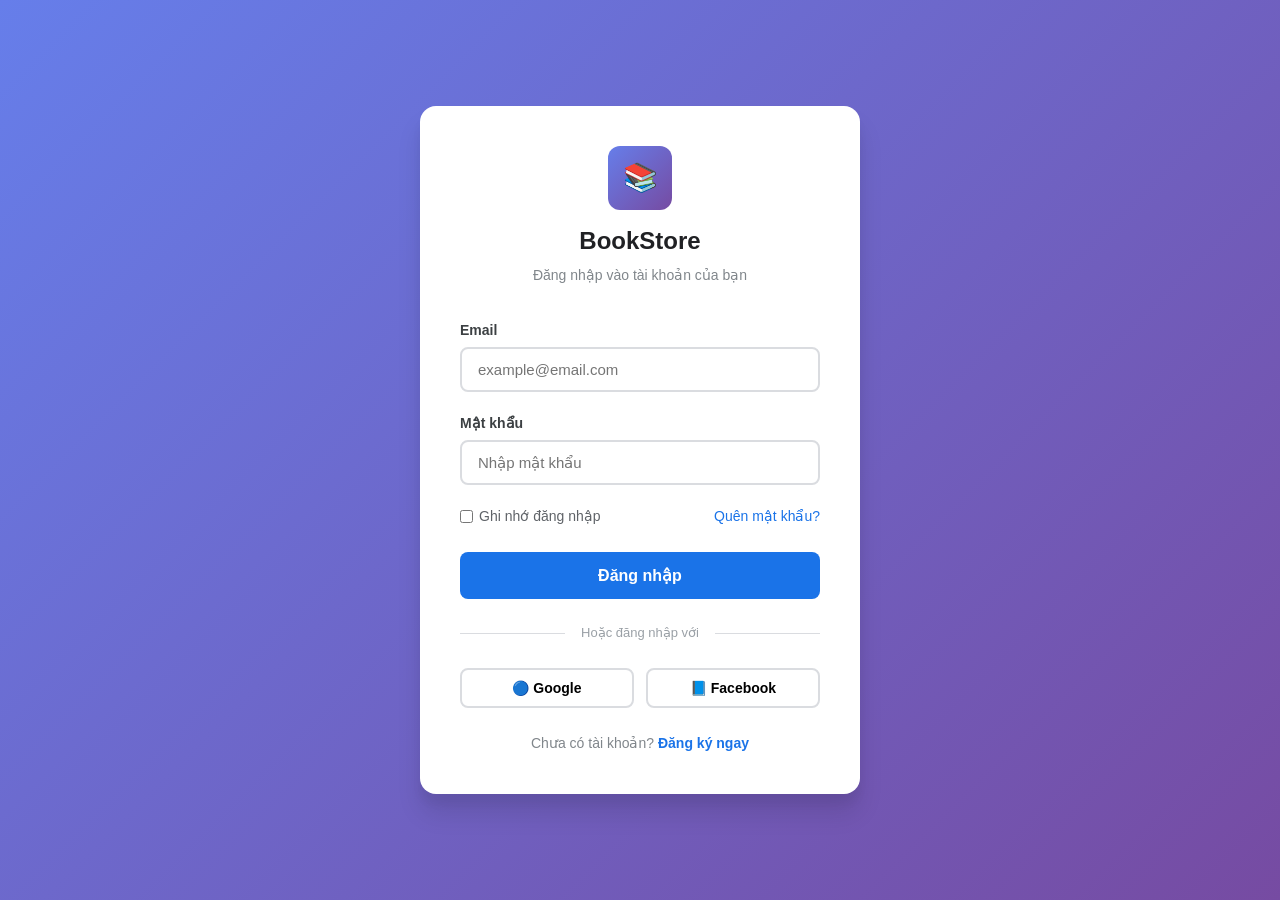
<file: template/index.html>
<!DOCTYPE html>
<html lang="vi">
<head>
    <meta charset="UTF-8">
    <meta name="viewport" content="width=device-width, initial-scale=1.0">
    <title>BookStore - Hệ Thống Quản Lý Nhà Sách</title>
    <style>
        /* ===== RESET & BASE ===== */
        * {
            margin: 0;
            padding: 0;
            box-sizing: border-box;
        }

        :root {
            --primary: #1a73e8;
            --primary-dark: #1557b0;
            --primary-light: #e8f0fe;
            --secondary: #ff6b35;
            --success: #0d904f;
            --danger: #d93025;
            --warning: #f9ab00;
            --dark: #202124;
            --gray-100: #f8f9fa;
            --gray-200: #e8eaed;
            --gray-300: #dadce0;
            --gray-400: #bdc1c6;
            --gray-500: #9aa0a6;
            --gray-600: #80868b;
            --gray-700: #5f6368;
            --gray-800: #3c4043;
            --white: #ffffff;
            --shadow-sm: 0 1px 2px rgba(0,0,0,0.05);
            --shadow: 0 1px 3px rgba(0,0,0,0.1), 0 1px 2px rgba(0,0,0,0.06);
            --shadow-md: 0 4px 6px rgba(0,0,0,0.07), 0 2px 4px rgba(0,0,0,0.06);
            --shadow-lg: 0 10px 15px rgba(0,0,0,0.1), 0 4px 6px rgba(0,0,0,0.05);
            --shadow-xl: 0 20px 25px rgba(0,0,0,0.1), 0 10px 10px rgba(0,0,0,0.04);
            --radius-sm: 6px;
            --radius: 8px;
            --radius-md: 12px;
            --radius-lg: 16px;
            --radius-xl: 24px;
            --transition: all 0.2s ease;
        }

        body {
            font-family: 'Segoe UI', -apple-system, BlinkMacSystemFont, Roboto, Oxygen, Ubuntu, sans-serif;
            background: var(--gray-100);
            color: var(--dark);
            line-height: 1.6;
            overflow-x: hidden;
        }

        a {
            text-decoration: none;
            color: inherit;
        }

        button {
            cursor: pointer;
            border: none;
            font-family: inherit;
        }

        input, select, textarea {
            font-family: inherit;
            font-size: 14px;
        }

        /* ===== UTILITY ===== */
        .hidden { display: none !important; }
        .flex { display: flex; }
        .flex-col { flex-direction: column; }
        .items-center { align-items: center; }
        .justify-between { justify-content: space-between; }
        .justify-center { justify-content: center; }
        .gap-1 { gap: 8px; }
        .gap-2 { gap: 16px; }
        .gap-3 { gap: 24px; }
        .text-center { text-align: center; }
        .w-full { width: 100%; }
        .mt-1 { margin-top: 8px; }
        .mt-2 { margin-top: 16px; }
        .mt-3 { margin-top: 24px; }
        .mb-1 { margin-bottom: 8px; }
        .mb-2 { margin-bottom: 16px; }
        .mb-3 { margin-bottom: 24px; }
        .p-2 { padding: 16px; }
        .p-3 { padding: 24px; }

        /* ===== PAGE VIEWS ===== */
        .page-view {
            display: none;
            min-height: 100vh;
        }

        .page-view.active {
            display: block;
        }

        /* ===== AUTH PAGES (LOGIN / REGISTER) ===== */
        .auth-wrapper {
            min-height: 100vh;
            display: flex;
            align-items: center;
            justify-content: center;
            background: linear-gradient(135deg, #667eea 0%, #764ba2 100%);
            padding: 20px;
        }

        .auth-container {
            background: var(--white);
            border-radius: var(--radius-lg);
            box-shadow: var(--shadow-xl);
            width: 100%;
            max-width: 440px;
            padding: 40px;
            animation: slideUp 0.5s ease;
        }

        @keyframes slideUp {
            from { opacity: 0; transform: translateY(30px); }
            to { opacity: 1; transform: translateY(0); }
        }

        .auth-logo {
            text-align: center;
            margin-bottom: 32px;
        }

        .auth-logo .logo-icon {
            width: 64px;
            height: 64px;
            background: linear-gradient(135deg, #667eea, #764ba2);
            border-radius: var(--radius-md);
            display: flex;
            align-items: center;
            justify-content: center;
            margin: 0 auto 12px;
            font-size: 28px;
            color: white;
        }

        .auth-logo h1 {
            font-size: 24px;
            font-weight: 700;
            color: var(--dark);
        }

        .auth-logo p {
            color: var(--gray-600);
            font-size: 14px;
            margin-top: 4px;
        }

        .form-group {
            margin-bottom: 20px;
        }

        .form-group label {
            display: block;
            font-size: 14px;
            font-weight: 600;
            color: var(--gray-800);
            margin-bottom: 6px;
        }

        .form-group input {
            width: 100%;
            padding: 12px 16px;
            border: 2px solid var(--gray-300);
            border-radius: var(--radius);
            font-size: 15px;
            transition: var(--transition);
            outline: none;
        }

        .form-group input:focus {
            border-color: var(--primary);
            box-shadow: 0 0 0 3px var(--primary-light);
        }

        .form-row {
            display: flex;
            gap: 12px;
        }

        .form-row .form-group {
            flex: 1;
        }

        .btn {
            display: inline-flex;
            align-items: center;
            justify-content: center;
            gap: 8px;
            padding: 12px 24px;
            border-radius: var(--radius);
            font-size: 15px;
            font-weight: 600;
            transition: var(--transition);
            white-space: nowrap;
        }

        .btn-primary {
            background: var(--primary);
            color: white;
        }

        .btn-primary:hover {
            background: var(--primary-dark);
            box-shadow: var(--shadow-md);
        }

        .btn-secondary {
            background: var(--gray-200);
            color: var(--gray-800);
        }

        .btn-secondary:hover {
            background: var(--gray-300);
        }

        .btn-success {
            background: var(--success);
            color: white;
        }

        .btn-success:hover {
            background: #0b7a43;
        }

        .btn-danger {
            background: var(--danger);
            color: white;
        }

        .btn-danger:hover {
            background: #b7271e;
        }

        .btn-warning {
            background: var(--warning);
            color: var(--dark);
        }

        .btn-outline {
            background: transparent;
            border: 2px solid var(--gray-300);
            color: var(--gray-700);
        }

        .btn-outline:hover {
            border-color: var(--primary);
            color: var(--primary);
            background: var(--primary-light);
        }

        .btn-full {
            width: 100%;
        }

        .btn-sm {
            padding: 8px 16px;
            font-size: 13px;
        }

        .btn-lg {
            padding: 14px 32px;
            font-size: 16px;
        }

        .auth-footer {
            text-align: center;
            margin-top: 24px;
            font-size: 14px;
            color: var(--gray-600);
        }

        .auth-footer a {
            color: var(--primary);
            font-weight: 600;
            cursor: pointer;
        }

        .auth-footer a:hover {
            text-decoration: underline;
        }

        .auth-divider {
            display: flex;
            align-items: center;
            margin: 24px 0;
            color: var(--gray-500);
            font-size: 13px;
        }

        .auth-divider::before,
        .auth-divider::after {
            content: '';
            flex: 1;
            height: 1px;
            background: var(--gray-300);
        }

        .auth-divider span {
            padding: 0 16px;
        }

        .social-login {
            display: flex;
            gap: 12px;
        }

        .social-btn {
            flex: 1;
            padding: 10px;
            border: 2px solid var(--gray-300);
            border-radius: var(--radius);
            background: white;
            font-size: 14px;
            font-weight: 600;
            display: flex;
            align-items: center;
            justify-content: center;
            gap: 8px;
            transition: var(--transition);
        }

        .social-btn:hover {
            border-color: var(--gray-400);
            background: var(--gray-100);
        }

        .remember-forgot {
            display: flex;
            justify-content: space-between;
            align-items: center;
            margin-bottom: 24px;
            font-size: 14px;
        }

        .remember-forgot label {
            display: flex;
            align-items: center;
            gap: 6px;
            color: var(--gray-700);
            cursor: pointer;
        }

        .remember-forgot a {
            color: var(--primary);
            font-weight: 500;
        }

        .role-select {
            display: flex;
            gap: 12px;
            margin-bottom: 20px;
        }

        .role-option {
            flex: 1;
            padding: 16px;
            border: 2px solid var(--gray-300);
            border-radius: var(--radius);
            text-align: center;
            cursor: pointer;
            transition: var(--transition);
        }

        .role-option:hover {
            border-color: var(--primary);
        }

        .role-option.active {
            border-color: var(--primary);
            background: var(--primary-light);
        }

        .role-option .role-icon {
            font-size: 24px;
            margin-bottom: 4px;
        }

        .role-option .role-name {
            font-size: 14px;
            font-weight: 600;
        }

        /* ===== HEADER (USER) ===== */
        .user-header {
            background: var(--white);
            border-bottom: 1px solid var(--gray-300);
            position: sticky;
            top: 0;
            z-index: 100;
            box-shadow: var(--shadow-sm);
        }

        .header-top {
            display: flex;
            align-items: center;
            justify-content: space-between;
            padding: 12px 32px;
            max-width: 1400px;
            margin: 0 auto;
        }

        .logo {
            display: flex;
            align-items: center;
            gap: 10px;
            font-size: 22px;
            font-weight: 800;
            color: var(--primary);
            cursor: pointer;
        }

        .logo span {
            color: var(--secondary);
        }

        .search-bar {
            flex: 1;
            max-width: 600px;
            margin: 0 32px;
            position: relative;
        }

        .search-bar input {
            width: 100%;
            padding: 12px 48px 12px 20px;
            border: 2px solid var(--gray-300);
            border-radius: 50px;
            font-size: 15px;
            outline: none;
            transition: var(--transition);
        }

        .search-bar input:focus {
            border-color: var(--primary);
            box-shadow: 0 0 0 3px var(--primary-light);
        }

        .search-bar button {
            position: absolute;
            right: 4px;
            top: 4px;
            bottom: 4px;
            width: 40px;
            background: var(--primary);
            color: white;
            border-radius: 50%;
            font-size: 16px;
            display: flex;
            align-items: center;
            justify-content: center;
            transition: var(--transition);
        }

        .search-bar button:hover {
            background: var(--primary-dark);
        }

        .header-actions {
            display: flex;
            align-items: center;
            gap: 8px;
        }

        .header-btn {
            position: relative;
            width: 44px;
            height: 44px;
            border-radius: 50%;
            background: transparent;
            display: flex;
            align-items: center;
            justify-content: center;
            font-size: 20px;
            color: var(--gray-700);
            transition: var(--transition);
        }

        .header-btn:hover {
            background: var(--gray-200);
            color: var(--primary);
        }

        .header-btn .badge {
            position: absolute;
            top: 4px;
            right: 4px;
            background: var(--danger);
            color: white;
            font-size: 11px;
            font-weight: 700;
            min-width: 20px;
            height: 20px;
            border-radius: 10px;
            display: flex;
            align-items: center;
            justify-content: center;
            padding: 0 5px;
        }

        .user-avatar-btn {
            display: flex;
            align-items: center;
            gap: 8px;
            padding: 4px 12px 4px 4px;
            border-radius: 50px;
            background: transparent;
            transition: var(--transition);
        }

        .user-avatar-btn:hover {
            background: var(--gray-200);
        }

        .user-avatar-btn .avatar {
            width: 36px;
            height: 36px;
            border-radius: 50%;
            background: linear-gradient(135deg, #667eea, #764ba2);
            display: flex;
            align-items: center;
            justify-content: center;
            color: white;
            font-weight: 700;
            font-size: 14px;
        }

        .user-avatar-btn .name {
            font-size: 14px;
            font-weight: 600;
            color: var(--gray-800);
        }

        /* User Nav */
        .user-nav {
            display: flex;
            align-items: center;
            gap: 4px;
            padding: 0 32px;
            max-width: 1400px;
            margin: 0 auto;
        }

        .user-nav a {
            padding: 12px 16px;
            font-size: 14px;
            font-weight: 500;
            color: var(--gray-700);
            border-bottom: 2px solid transparent;
            transition: var(--transition);
        }

        .user-nav a:hover,
        .user-nav a.active {
            color: var(--primary);
            border-bottom-color: var(--primary);
        }

        /* ===== USER HOME PAGE ===== */
        .user-main {
            max-width: 1400px;
            margin: 0 auto;
            padding: 24px 32px;
        }

        /* Hero Banner */
        .hero-banner {
            background: linear-gradient(135deg, #667eea 0%, #764ba2 100%);
            border-radius: var(--radius-lg);
            padding: 48px;
            color: white;
            display: flex;
            align-items: center;
            justify-content: space-between;
            margin-bottom: 32px;
            position: relative;
            overflow: hidden;
        }

        .hero-banner::after {
            content: '';
            position: absolute;
            top: -50%;
            right: -10%;
            width: 400px;
            height: 400px;
            background: rgba(255,255,255,0.1);
            border-radius: 50%;
        }

        .hero-content h2 {
            font-size: 32px;
            font-weight: 800;
            margin-bottom: 12px;
        }

        .hero-content p {
            font-size: 16px;
            opacity: 0.9;
            margin-bottom: 24px;
            max-width: 500px;
        }

        .hero-content .btn {
            background: white;
            color: var(--primary);
            font-weight: 700;
        }

        .hero-content .btn:hover {
            background: var(--primary-light);
        }

        .hero-image {
            font-size: 120px;
            position: relative;
            z-index: 1;
        }

        /* Section Title */
        .section-title {
            display: flex;
            align-items: center;
            justify-content: space-between;
            margin-bottom: 20px;
        }

        .section-title h3 {
            font-size: 22px;
            font-weight: 700;
            color: var(--dark);
        }

        .section-title a {
            color: var(--primary);
            font-size: 14px;
            font-weight: 600;
        }

        /* Categories */
        .categories-grid {
            display: grid;
            grid-template-columns: repeat(auto-fill, minmax(140px, 1fr));
            gap: 16px;
            margin-bottom: 40px;
        }

        .category-card {
            background: var(--white);
            border-radius: var(--radius-md);
            padding: 20px 16px;
            text-align: center;
            box-shadow: var(--shadow);
            transition: var(--transition);
            cursor: pointer;
        }

        .category-card:hover {
            transform: translateY(-4px);
            box-shadow: var(--shadow-lg);
        }

        .category-card .cat-icon {
            font-size: 36px;
            margin-bottom: 8px;
        }

        .category-card .cat-name {
            font-size: 14px;
            font-weight: 600;
            color: var(--gray-800);
        }

        .category-card .cat-count {
            font-size: 12px;
            color: var(--gray-500);
            margin-top: 2px;
        }

        /* Books Grid */
        .books-grid {
            display: grid;
            grid-template-columns: repeat(auto-fill, minmax(220px, 1fr));
            gap: 20px;
            margin-bottom: 40px;
        }

        .book-card {
            background: var(--white);
            border-radius: var(--radius-md);
            overflow: hidden;
            box-shadow: var(--shadow);
            transition: var(--transition);
            position: relative;
        }

        .book-card:hover {
            transform: translateY(-4px);
            box-shadow: var(--shadow-lg);
        }

        .book-card .book-cover {
            height: 280px;
            background: linear-gradient(135deg, #f5f7fa, #c3cfe2);
            display: flex;
            align-items: center;
            justify-content: center;
            font-size: 64px;
            position: relative;
        }

        .book-card .book-badge {
            position: absolute;
            top: 12px;
            left: 12px;
            background: var(--danger);
            color: white;
            padding: 4px 10px;
            border-radius: 20px;
            font-size: 12px;
            font-weight: 700;
        }

        .book-card .book-wishlist {
            position: absolute;
            top: 12px;
            right: 12px;
            width: 36px;
            height: 36px;
            background: white;
            border-radius: 50%;
            display: flex;
            align-items: center;
            justify-content: center;
            font-size: 16px;
            box-shadow: var(--shadow);
            transition: var(--transition);
        }

        .book-card .book-wishlist:hover {
            background: var(--danger);
            color: white;
        }

        .book-card .book-info {
            padding: 16px;
        }

        .book-card .book-title {
            font-size: 15px;
            font-weight: 700;
            color: var(--dark);
            margin-bottom: 4px;
            display: -webkit-box;
            -webkit-line-clamp: 2;
            -webkit-box-orient: vertical;
            overflow: hidden;
        }

        .book-card .book-author {
            font-size: 13px;
            color: var(--gray-600);
            margin-bottom: 8px;
        }

        .book-card .book-rating {
            display: flex;
            align-items: center;
            gap: 4px;
            margin-bottom: 8px;
        }

        .book-card .book-rating .stars {
            color: var(--warning);
            font-size: 13px;
        }

        .book-card .book-rating .count {
            font-size: 12px;
            color: var(--gray-500);
        }

        .book-card .book-price {
            display: flex;
            align-items: center;
            gap: 8px;
        }

        .book-card .book-price .current {
            font-size: 18px;
            font-weight: 800;
            color: var(--danger);
        }

        .book-card .book-price .original {
            font-size: 14px;
            color: var(--gray-500);
            text-decoration: line-through;
        }

        .book-card .book-actions {
            padding: 0 16px 16px;
            display: flex;
            gap: 8px;
        }

        .book-card .book-actions .btn {
            flex: 1;
            padding: 10px;
            font-size: 13px;
        }

        /* ===== FILTER SIDEBAR ===== */
        .filter-layout {
            display: grid;
            grid-template-columns: 260px 1fr;
            gap: 24px;
        }

        .filter-sidebar {
            background: var(--white);
            border-radius: var(--radius-md);
            padding: 24px;
            box-shadow: var(--shadow);
            height: fit-content;
            position: sticky;
            top: 120px;
        }

        .filter-sidebar h4 {
            font-size: 16px;
            font-weight: 700;
            margin-bottom: 16px;
            padding-bottom: 12px;
            border-bottom: 2px solid var(--gray-200);
        }

        .filter-group {
            margin-bottom: 20px;
        }

        .filter-group h5 {
            font-size: 14px;
            font-weight: 600;
            margin-bottom: 10px;
            color: var(--gray-800);
        }

        .filter-group label {
            display: flex;
            align-items: center;
            gap: 8px;
            font-size: 14px;
            color: var(--gray-700);
            margin-bottom: 8px;
            cursor: pointer;
        }

        .filter-group input[type="checkbox"] {
            width: 16px;
            height: 16px;
            accent-color: var(--primary);
        }

        .price-range {
            display: flex;
            gap: 8px;
            align-items: center;
        }

        .price-range input {
            width: 100%;
            padding: 8px 12px;
            border: 2px solid var(--gray-300);
            border-radius: var(--radius-sm);
            font-size: 13px;
            outline: none;
        }

        .price-range input:focus {
            border-color: var(--primary);
        }

        .price-range span {
            color: var(--gray-500);
        }

        .filter-actions {
            display: flex;
            gap: 8px;
        }

        .filter-actions .btn {
            flex: 1;
        }

        /* ===== CART PAGE ===== */
        .cart-layout {
            display: grid;
            grid-template-columns: 1fr 360px;
            gap: 24px;
        }

        .cart-items {
            background: var(--white);
            border-radius: var(--radius-md);
            box-shadow: var(--shadow);
        }

        .cart-header {
            padding: 20px 24px;
            border-bottom: 1px solid var(--gray-200);
            display: flex;
            justify-content: space-between;
            align-items: center;
        }

        .cart-header h3 {
            font-size: 18px;
            font-weight: 700;
        }

        .cart-item {
            display: flex;
            align-items: center;
            gap: 16px;
            padding: 20px 24px;
            border-bottom: 1px solid var(--gray-200);
        }

        .cart-item:last-child {
            border-bottom: none;
        }

        .cart-item .item-cover {
            width: 80px;
            height: 100px;
            background: linear-gradient(135deg, #f5f7fa, #c3cfe2);
            border-radius: var(--radius-sm);
            display: flex;
            align-items: center;
            justify-content: center;
            font-size: 32px;
            flex-shrink: 0;
        }

        .cart-item .item-details {
            flex: 1;
        }

        .cart-item .item-title {
            font-size: 15px;
            font-weight: 600;
            margin-bottom: 4px;
        }

        .cart-item .item-author {
            font-size: 13px;
            color: var(--gray-600);
            margin-bottom: 8px;
        }

        .cart-item .item-price {
            font-size: 16px;
            font-weight: 700;
            color: var(--danger);
        }

        .cart-item .item-quantity {
            display: flex;
            align-items: center;
            gap: 0;
            border: 2px solid var(--gray-300);
            border-radius: var(--radius-sm);
            overflow: hidden;
        }

        .cart-item .item-quantity button {
            width: 36px;
            height: 36px;
            background: var(--gray-100);
            font-size: 16px;
            color: var(--gray-700);
            display: flex;
            align-items: center;
            justify-content: center;
            transition: var(--transition);
        }

        .cart-item .item-quantity button:hover {
            background: var(--gray-200);
        }

        .cart-item .item-quantity span {
            width: 40px;
            text-align: center;
            font-weight: 600;
            font-size: 14px;
        }

        .cart-item .item-remove {
            width: 36px;
            height: 36px;
            background: transparent;
            color: var(--gray-500);
            font-size: 18px;
            border-radius: 50%;
            display: flex;
            align-items: center;
            justify-content: center;
            transition: var(--transition);
        }

        .cart-item .item-remove:hover {
            background: #fee;
            color: var(--danger);
        }

        .cart-summary {
            background: var(--white);
            border-radius: var(--radius-md);
            padding: 24px;
            box-shadow: var(--shadow);
            height: fit-content;
            position: sticky;
            top: 120px;
        }

        .cart-summary h4 {
            font-size: 18px;
            font-weight: 700;
            margin-bottom: 20px;
            padding-bottom: 12px;
            border-bottom: 2px solid var(--gray-200);
        }

        .summary-row {
            display: flex;
            justify-content: space-between;
            align-items: center;
            margin-bottom: 12px;
            font-size: 14px;
        }

        .summary-row .label {
            color: var(--gray-600);
        }

        .summary-row .value {
            font-weight: 600;
        }

        .summary-row.total {
            margin-top: 16px;
            padding-top: 16px;
            border-top: 2px solid var(--gray-200);
            font-size: 18px;
        }

        .summary-row.total .value {
            color: var(--danger);
            font-weight: 800;
        }

        .cart-summary .btn {
            margin-top: 16px;
        }

        .promo-code {
            display: flex;
            gap: 8px;
            margin-bottom: 16px;
        }

        .promo-code input {
            flex: 1;
            padding: 10px 14px;
            border: 2px solid var(--gray-300);
            border-radius: var(--radius-sm);
            outline: none;
        }

        .promo-code input:focus {
            border-color: var(--primary);
        }

        /* ===== PROFILE PAGE ===== */
        .profile-layout {
            display: grid;
            grid-template-columns: 260px 1fr;
            gap: 24px;
        }

        .profile-sidebar {
            background: var(--white);
            border-radius: var(--radius-md);
            padding: 24px;
            box-shadow: var(--shadow);
            height: fit-content;
        }

        .profile-sidebar .profile-avatar {
            width: 80px;
            height: 80px;
            border-radius: 50%;
            background: linear-gradient(135deg, #667eea, #764ba2);
            display: flex;
            align-items: center;
            justify-content: center;
            color: white;
            font-size: 28px;
            font-weight: 700;
            margin: 0 auto 16px;
        }

        .profile-sidebar .profile-name {
            text-align: center;
            font-size: 18px;
            font-weight: 700;
            margin-bottom: 4px;
        }

        .profile-sidebar .profile-email {
            text-align: center;
            font-size: 13px;
            color: var(--gray-600);
            margin-bottom: 20px;
        }

        .profile-nav a {
            display: flex;
            align-items: center;
            gap: 10px;
            padding: 12px 16px;
            border-radius: var(--radius-sm);
            font-size: 14px;
            font-weight: 500;
            color: var(--gray-700);
            transition: var(--transition);
            margin-bottom: 4px;
        }

        .profile-nav a:hover,
        .profile-nav a.active {
            background: var(--primary-light);
            color: var(--primary);
        }

        .profile-content {
            background: var(--white);
            border-radius: var(--radius-md);
            padding: 32px;
            box-shadow: var(--shadow);
        }

        .profile-content h3 {
            font-size: 20px;
            font-weight: 700;
            margin-bottom: 24px;
            padding-bottom: 16px;
            border-bottom: 2px solid var(--gray-200);
        }

        .form-grid {
            display: grid;
            grid-template-columns: 1fr 1fr;
            gap: 16px;
        }

        .form-grid .form-group.full-width {
            grid-column: 1 / -1;
        }

        /* ===== ORDERS TABLE ===== */
        .orders-table {
            width: 100%;
            border-collapse: collapse;
        }

        .orders-table th {
            padding: 12px 16px;
            text-align: left;
            font-size: 13px;
            font-weight: 600;
            color: var(--gray-600);
            text-transform: uppercase;
            letter-spacing: 0.5px;
            background: var(--gray-100);
            border-bottom: 2px solid var(--gray-200);
        }

        .orders-table td {
            padding: 16px;
            font-size: 14px;
            border-bottom: 1px solid var(--gray-200);
        }

        .orders-table tr:hover td {
            background: var(--gray-100);
        }

        .status-badge {
            display: inline-flex;
            align-items: center;
            gap: 4px;
            padding: 4px 12px;
            border-radius: 20px;
            font-size: 12px;
            font-weight: 600;
        }

        .status-badge.pending {
            background: #fff3cd;
            color: #856404;
        }

        .status-badge.processing {
            background: #cce5ff;
            color: #004085;
        }

        .status-badge.shipping {
            background: #d1ecf1;
            color: #0c5460;
        }

        .status-badge.completed {
            background: #d4edda;
            color: #155724;
        }

        .status-badge.cancelled {
            background: #f8d7da;
            color: #721c24;
        }

        /* ===== ADMIN LAYOUT ===== */
        .admin-wrapper {
            display: flex;
            min-height: 100vh;
        }

        /* Admin Sidebar */
        .admin-sidebar {
            width: 260px;
            background: linear-gradient(180deg, #1e293b 0%, #0f172a 100%);
            color: white;
            position: fixed;
            top: 0;
            left: 0;
            bottom: 0;
            z-index: 200;
            display: flex;
            flex-direction: column;
            transition: var(--transition);
        }

        .admin-sidebar .sidebar-logo {
            padding: 24px 20px;
            display: flex;
            align-items: center;
            gap: 12px;
            border-bottom: 1px solid rgba(255,255,255,0.1);
        }

        .admin-sidebar .sidebar-logo .logo-icon {
            width: 40px;
            height: 40px;
            background: linear-gradient(135deg, #667eea, #764ba2);
            border-radius: var(--radius-sm);
            display: flex;
            align-items: center;
            justify-content: center;
            font-size: 18px;
        }

        .admin-sidebar .sidebar-logo h2 {
            font-size: 18px;
            font-weight: 700;
        }

        .admin-sidebar .sidebar-logo span {
            font-size: 11px;
            color: var(--gray-500);
        }

        .sidebar-nav {
            flex: 1;
            padding: 16px 12px;
            overflow-y: auto;
        }

        .sidebar-nav .nav-label {
            font-size: 11px;
            font-weight: 600;
            text-transform: uppercase;
            letter-spacing: 1px;
            color: var(--gray-500);
            padding: 12px 12px 8px;
        }

        .sidebar-nav a {
            display: flex;
            align-items: center;
            gap: 12px;
            padding: 12px 16px;
            border-radius: var(--radius-sm);
            font-size: 14px;
            font-weight: 500;
            color: rgba(255,255,255,0.7);
            transition: var(--transition);
            margin-bottom: 2px;
        }

        .sidebar-nav a:hover {
            background: rgba(255,255,255,0.1);
            color: white;
        }

        .sidebar-nav a.active {
            background: var(--primary);
            color: white;
        }

        .sidebar-nav a .icon {
            width: 20px;
            text-align: center;
            font-size: 16px;
        }

        .sidebar-user {
            padding: 16px 20px;
            border-top: 1px solid rgba(255,255,255,0.1);
            display: flex;
            align-items: center;
            gap: 12px;
        }

        .sidebar-user .avatar {
            width: 40px;
            height: 40px;
            border-radius: 50%;
            background: linear-gradient(135deg, #667eea, #764ba2);
            display: flex;
            align-items: center;
            justify-content: center;
            font-weight: 700;
            font-size: 14px;
        }

        .sidebar-user .info .name {
            font-size: 14px;
            font-weight: 600;
        }

        .sidebar-user .info .role {
            font-size: 12px;
            color: var(--gray-500);
        }

        /* Admin Main Content */
        .admin-main {
            flex: 1;
            margin-left: 260px;
            min-height: 100vh;
        }

        .admin-header {
            background: var(--white);
            padding: 16px 32px;
            display: flex;
            align-items: center;
            justify-content: space-between;
            border-bottom: 1px solid var(--gray-300);
            position: sticky;
            top: 0;
            z-index: 100;
        }

        .admin-header .page-title h2 {
            font-size: 20px;
            font-weight: 700;
        }

        .admin-header .page-title p {
            font-size: 13px;
            color: var(--gray-600);
        }

        .admin-header .header-right {
            display: flex;
            align-items: center;
            gap: 12px;
        }

        .admin-content {
            padding: 32px;
        }

        /* Stats Cards */
        .stats-grid {
            display: grid;
            grid-template-columns: repeat(4, 1fr);
            gap: 20px;
            margin-bottom: 32px;
        }

        .stat-card {
            background: var(--white);
            border-radius: var(--radius-md);
            padding: 24px;
            box-shadow: var(--shadow);
            display: flex;
            align-items: center;
            gap: 16px;
            transition: var(--transition);
        }

        .stat-card:hover {
            transform: translateY(-2px);
            box-shadow: var(--shadow-md);
        }

        .stat-card .stat-icon {
            width: 56px;
            height: 56px;
            border-radius: var(--radius-md);
            display: flex;
            align-items: center;
            justify-content: center;
            font-size: 24px;
        }

        .stat-card .stat-icon.blue {
            background: #e8f0fe;
            color: var(--primary);
        }

        .stat-card .stat-icon.green {
            background: #d4edda;
            color: var(--success);
        }

        .stat-card .stat-icon.orange {
            background: #fff3cd;
            color: #856404;
        }

        .stat-card .stat-icon.red {
            background: #fee;
            color: var(--danger);
        }

        .stat-card .stat-info h4 {
            font-size: 28px;
            font-weight: 800;
            color: var(--dark);
        }

        .stat-card .stat-info p {
            font-size: 13px;
            color: var(--gray-600);
        }

        .stat-card .stat-info .change {
            font-size: 12px;
            font-weight: 600;
            margin-top: 4px;
        }

        .stat-card .stat-info .change.up {
            color: var(--success);
        }

        .stat-card .stat-info .change.down {
            color: var(--danger);
        }

        /* Charts Area */
        .charts-grid {
            display: grid;
            grid-template-columns: 2fr 1fr;
            gap: 20px;
            margin-bottom: 32px;
        }

        .chart-card {
            background: var(--white);
            border-radius: var(--radius-md);
            padding: 24px;
            box-shadow: var(--shadow);
        }

        .chart-card h4 {
            font-size: 16px;
            font-weight: 700;
            margin-bottom: 20px;
        }

        .chart-placeholder {
            height: 250px;
            background: linear-gradient(135deg, #f5f7fa, #e8eaed);
            border-radius: var(--radius);
            display: flex;
            align-items: center;
            justify-content: center;
            color: var(--gray-500);
            font-size: 14px;
        }

        /* Bar Chart Simulation */
        .bar-chart {
            display: flex;
            align-items: flex-end;
            gap: 12px;
            height: 200px;
            padding-top: 20px;
        }

        .bar-chart .bar {
            flex: 1;
            border-radius: 6px 6px 0 0;
            transition: var(--transition);
            position: relative;
            cursor: pointer;
        }

        .bar-chart .bar:hover {
            opacity: 0.8;
        }

        .bar-chart .bar .bar-label {
            position: absolute;
            bottom: -24px;
            left: 50%;
            transform: translateX(-50%);
            font-size: 11px;
            color: var(--gray-600);
            white-space: nowrap;
        }

        .bar-chart .bar .bar-value {
            position: absolute;
            top: -20px;
            left: 50%;
            transform: translateX(-50%);
            font-size: 11px;
            font-weight: 600;
            color: var(--gray-700);
        }

        /* Donut Chart Simulation */
        .donut-chart {
            width: 180px;
            height: 180px;
            border-radius: 50%;
            background: conic-gradient(
                var(--primary) 0% 35%,
                var(--success) 35% 55%,
                var(--warning) 55% 75%,
                var(--danger) 75% 90%,
                var(--gray-400) 90% 100%
            );
            margin: 0 auto;
            position: relative;
        }

        .donut-chart::after {
            content: '';
            position: absolute;
            top: 30px;
            left: 30px;
            right: 30px;
            bottom: 30px;
            background: white;
            border-radius: 50%;
        }

        .donut-legend {
            margin-top: 20px;
        }

        .donut-legend .legend-item {
            display: flex;
            align-items: center;
            justify-content: space-between;
            padding: 6px 0;
            font-size: 13px;
        }

        .donut-legend .legend-item .dot {
            width: 10px;
            height: 10px;
            border-radius: 50%;
            margin-right: 8px;
            display: inline-block;
        }

        .donut-legend .legend-item .label {
            color: var(--gray-600);
        }

        .donut-legend .legend-item .value {
            font-weight: 600;
        }

        /* ===== ADMIN DATA TABLE ===== */
        .data-table-card {
            background: var(--white);
            border-radius: var(--radius-md);
            box-shadow: var(--shadow);
            overflow: hidden;
        }

        .data-table-header {
            padding: 20px 24px;
            display: flex;
            align-items: center;
            justify-content: space-between;
            border-bottom: 1px solid var(--gray-200);
        }

        .data-table-header h4 {
            font-size: 16px;
            font-weight: 700;
        }

        .data-table-actions {
            display: flex;
            gap: 8px;
            align-items: center;
        }

        .data-table-actions input {
            padding: 8px 14px;
            border: 2px solid var(--gray-300);
            border-radius: var(--radius-sm);
            font-size: 13px;
            outline: none;
            width: 200px;
        }

        .data-table-actions input:focus {
            border-color: var(--primary);
        }

        .data-table {
            width: 100%;
            border-collapse: collapse;
        }

        .data-table th {
            padding: 12px 16px;
            text-align: left;
            font-size: 12px;
            font-weight: 600;
            color: var(--gray-600);
            text-transform: uppercase;
            letter-spacing: 0.5px;
            background: var(--gray-100);
            border-bottom: 2px solid var(--gray-200);
        }

        .data-table td {
            padding: 14px 16px;
            font-size: 14px;
            border-bottom: 1px solid var(--gray-200);
            vertical-align: middle;
        }

        .data-table tr:hover td {
            background: var(--gray-100);
        }

        .data-table .book-info-cell {
            display: flex;
            align-items: center;
            gap: 12px;
        }

        .data-table .book-info-cell .book-thumb {
            width: 48px;
            height: 64px;
            background: linear-gradient(135deg, #f5f7fa, #c3cfe2);
            border-radius: var(--radius-sm);
            display: flex;
            align-items: center;
            justify-content: center;
            font-size: 20px;
            flex-shrink: 0;
        }

        .data-table .book-info-cell .book-name {
            font-weight: 600;
        }

        .data-table .book-info-cell .book-cat {
            font-size: 12px;
            color: var(--gray-500);
        }

        .data-table .user-info-cell {
            display: flex;
            align-items: center;
            gap: 12px;
        }

        .data-table .user-info-cell .user-thumb {
            width: 40px;
            height: 40px;
            border-radius: 50%;
            background: linear-gradient(135deg, #667eea, #764ba2);
            display: flex;
            align-items: center;
            justify-content: center;
            color: white;
            font-weight: 700;
            font-size: 14px;
            flex-shrink: 0;
        }

        .action-btns {
            display: flex;
            gap: 6px;
        }

        .action-btn {
            width: 32px;
            height: 32px;
            border-radius: var(--radius-sm);
            display: flex;
            align-items: center;
            justify-content: center;
            font-size: 14px;
            transition: var(--transition);
        }

        .action-btn.edit {
            background: #e8f0fe;
            color: var(--primary);
        }

        .action-btn.edit:hover {
            background: var(--primary);
            color: white;
        }

        .action-btn.delete {
            background: #fee;
            color: var(--danger);
        }

        .action-btn.delete:hover {
            background: var(--danger);
            color: white;
        }

        .action-btn.view {
            background: #d4edda;
            color: var(--success);
        }

        .action-btn.view:hover {
            background: var(--success);
            color: white;
        }

        /* Pagination */
        .pagination {
            display: flex;
            align-items: center;
            justify-content: space-between;
            padding: 16px 24px;
            border-top: 1px solid var(--gray-200);
        }

        .pagination .info {
            font-size: 13px;
            color: var(--gray-600);
        }

        .pagination .pages {
            display: flex;
            gap: 4px;
        }

        .pagination .pages button {
            width: 36px;
            height: 36px;
            border-radius: var(--radius-sm);
            background: transparent;
            font-size: 14px;
            color: var(--gray-700);
            display: flex;
            align-items: center;
            justify-content: center;
            transition: var(--transition);
        }

        .pagination .pages button:hover {
            background: var(--gray-200);
        }

        .pagination .pages button.active {
            background: var(--primary);
            color: white;
        }

        /* ===== MODAL ===== */
        .modal-overlay {
            position: fixed;
            top: 0;
            left: 0;
            right: 0;
            bottom: 0;
            background: rgba(0,0,0,0.5);
            display: flex;
            align-items: center;
            justify-content: center;
            z-index: 1000;
            opacity: 0;
            visibility: hidden;
            transition: var(--transition);
        }

        .modal-overlay.active {
            opacity: 1;
            visibility: visible;
        }

        .modal {
            background: var(--white);
            border-radius: var(--radius-lg);
            width: 90%;
            max-width: 600px;
            max-height: 90vh;
            overflow-y: auto;
            box-shadow: var(--shadow-xl);
            transform: scale(0.9);
            transition: var(--transition);
        }

        .modal-overlay.active .modal {
            transform: scale(1);
        }

        .modal-header {
            padding: 20px 24px;
            border-bottom: 1px solid var(--gray-200);
            display: flex;
            align-items: center;
            justify-content: space-between;
        }

        .modal-header h3 {
            font-size: 18px;
            font-weight: 700;
        }

        .modal-header .close-btn {
            width: 36px;
            height: 36px;
            border-radius: 50%;
            background: var(--gray-100);
            font-size: 18px;
            display: flex;
            align-items: center;
            justify-content: center;
            transition: var(--transition);
        }

        .modal-header .close-btn:hover {
            background: var(--gray-200);
        }

        .modal-body {
            padding: 24px;
        }

        .modal-footer {
            padding: 16px 24px;
            border-top: 1px solid var(--gray-200);
            display: flex;
            justify-content: flex-end;
            gap: 8px;
        }

        /* ===== DROPDOWN MENU ===== */
        .dropdown {
            position: relative;
        }

        .dropdown-menu {
            position: absolute;
            top: calc(100% + 8px);
            right: 0;
            background: var(--white);
            border-radius: var(--radius-md);
            box-shadow: var(--shadow-lg);
            min-width: 200px;
            padding: 8px;
            opacity: 0;
            visibility: hidden;
            transform: translateY(-10px);
            transition: var(--transition);
            z-index: 300;
        }

        .dropdown-menu.active {
            opacity: 1;
            visibility: visible;
            transform: translateY(0);
        }

        .dropdown-menu a {
            display: flex;
            align-items: center;
            gap: 10px;
            padding: 10px 12px;
            border-radius: var(--radius-sm);
            font-size: 14px;
            color: var(--gray-700);
            transition: var(--transition);
        }

        .dropdown-menu a:hover {
            background: var(--gray-100);
            color: var(--primary);
        }

        .dropdown-menu .divider {
            height: 1px;
            background: var(--gray-200);
            margin: 4px 0;
        }

        /* ===== TOAST NOTIFICATION ===== */
        .toast-container {
            position: fixed;
            top: 20px;
            right: 20px;
            z-index: 2000;
            display: flex;
            flex-direction: column;
            gap: 8px;
        }

        .toast {
            background: var(--white);
            border-radius: var(--radius);
            padding: 16px 20px;
            box-shadow: var(--shadow-lg);
            display: flex;
            align-items: center;
            gap: 12px;
            min-width: 320px;
            animation: slideIn 0.3s ease;
            border-left: 4px solid;
        }

        .toast.success { border-color: var(--success); }
        .toast.error { border-color: var(--danger); }
        .toast.warning { border-color: var(--warning); }
        .toast.info { border-color: var(--primary); }

        @keyframes slideIn {
            from { opacity: 0; transform: translateX(100px); }
            to { opacity: 1; transform: translateX(0); }
        }

        .toast .toast-icon { font-size: 20px; }
        .toast .toast-message { flex: 1; font-size: 14px; }
        .toast .toast-close {
            background: none;
            font-size: 16px;
            color: var(--gray-500);
        }

        /* ===== RESPONSIVE ===== */
        @media (max-width: 1024px) {
            .stats-grid {
                grid-template-columns: repeat(2, 1fr);
            }
            .charts-grid {
                grid-template-columns: 1fr;
            }
            .filter-layout {
                grid-template-columns: 1fr;
            }
            .cart-layout {
                grid-template-columns: 1fr;
            }
            .profile-layout {
                grid-template-columns: 1fr;
            }
        }

        @media (max-width: 768px) {
            .header-top {
                padding: 12px 16px;
            }
            .search-bar {
                margin: 0 12px;
            }
            .user-nav {
                padding: 0 16px;
                overflow-x: auto;
            }
            .user-main {
                padding: 16px;
            }
            .hero-banner {
                padding: 24px;
                flex-direction: column;
                text-align: center;
            }
            .hero-image {
                font-size: 80px;
            }
            .books-grid {
                grid-template-columns: repeat(2, 1fr);
            }
            .stats-grid {
                grid-template-columns: 1fr;
            }
            .admin-sidebar {
                transform: translateX(-100%);
            }
            .admin-main {
                margin-left: 0;
            }
            .form-grid {
                grid-template-columns: 1fr;
            }
        }

        /* ===== SCROLLBAR ===== */
        ::-webkit-scrollbar {
            width: 8px;
        }

        ::-webkit-scrollbar-track {
            background: var(--gray-100);
        }

        ::-webkit-scrollbar-thumb {
            background: var(--gray-400);
            border-radius: 4px;
        }

        ::-webkit-scrollbar-thumb:hover {
            background: var(--gray-500);
        }
    </style>
</head>
<body>

<!-- ========================================== -->
<!-- TOAST CONTAINER -->
<!-- ========================================== -->
<div class="toast-container" id="toastContainer"></div>

<!-- ========================================== -->
<!-- PAGE: LOGIN -->
<!-- ========================================== -->
<div class="page-view active" id="pageLogin">
    <div class="auth-wrapper">
        <div class="auth-container">
            <div class="auth-logo">
                <div class="logo-icon">📚</div>
                <h1>BookStore</h1>
                <p>Đăng nhập vào tài khoản của bạn</p>
            </div>

            <form onsubmit="return false;">
                <div class="form-group">
                    <label>Email</label>
                    <input type="email" placeholder="example@email.com" id="loginEmail">
                </div>
                <div class="form-group">
                    <label>Mật khẩu</label>
                    <input type="password" placeholder="Nhập mật khẩu" id="loginPassword">
                </div>
                <div class="remember-forgot">
                    <label>
                        <input type="checkbox"> Ghi nhớ đăng nhập
                    </label>
                    <a href="#">Quên mật khẩu?</a>
                </div>
                <button class="btn btn-primary btn-full btn-lg" onclick="showToast('success', 'Đăng nhập thành công!')">
                    Đăng nhập
                </button>
            </form>

            <div class="auth-divider"><span>Hoặc đăng nhập với</span></div>

            <div class="social-login">
                <button class="social-btn">🔵 Google</button>
                <button class="social-btn">📘 Facebook</button>
            </div>

            <div class="auth-footer">
                Chưa có tài khoản? <a onclick="showPage('pageRegister')">Đăng ký ngay</a>
            </div>
        </div>
    </div>
</div>

<!-- ========================================== -->
<!-- PAGE: REGISTER -->
<!-- ========================================== -->
<div class="page-view" id="pageRegister">
    <div class="auth-wrapper">
        <div class="auth-container" style="max-width: 520px;">
            <div class="auth-logo">
                <div class="logo-icon">📚</div>
                <h1>Đăng Ký Tài Khoản</h1>
                <p>Tạo tài khoản mới để trải nghiệm</p>
            </div>

            <form onsubmit="return false;">
                <div class="role-select">
                    <div class="role-option active" onclick="selectRole(this)">
                        <div class="role-icon">👤</div>
                        <div class="role-name">Người dùng</div>
                    </div>
                    <div class="role-option" onclick="selectRole(this)">
                        <div class="role-icon">🛡️</div>
                        <div class="role-name">Quản trị viên</div>
                    </div>
                </div>

                <div class="form-row">
                    <div class="form-group">
                        <label>Họ tên</label>
                        <input type="text" placeholder="Nguyễn Văn A">
                    </div>
                    <div class="form-group">
                        <label>Số điện thoại</label>
                        <input type="tel" placeholder="0901 234 567">
                    </div>
                </div>
                <div class="form-group">
                    <label>Email</label>
                    <input type="email" placeholder="example@email.com">
                </div>
                <div class="form-group">
                    <label>Mật khẩu</label>
                    <input type="password" placeholder="Tối thiểu 8 ký tự">
                </div>
                <div class="form-group">
                    <label>Xác nhận mật khẩu</label>
                    <input type="password" placeholder="Nhập lại mật khẩu">
                </div>
                <div class="form-group">
                    <label>
                        <input type="checkbox"> Tôi đồng ý với <a href="#" style="color: var(--primary);">Điều khoản sử dụng</a> và <a href="#" style="color: var(--primary);">Chính sách bảo mật</a>
                    </label>
                </div>
                <button class="btn btn-primary btn-full btn-lg" onclick="showToast('success', 'Đăng ký thành công!')">
                    Đăng ký
                </button>
            </form>

            <div class="auth-footer">
                Đã có tài khoản? <a onclick="showPage('pageLogin')">Đăng nhập</a>
            </div>
        </div>
    </div>
</div>

<!-- ========================================== -->
<!-- PAGE: USER HOME -->
<!-- ========================================== -->
<div class="page-view" id="pageUserHome">
    <!-- Header -->
    <header class="user-header">
        <div class="header-top">
            <div class="logo" onclick="showPage('pageUserHome')">📚 Book<span>Store</span></div>
            <div class="search-bar">
                <input type="text" placeholder="Tìm kiếm sách, tác giả, thể loại...">
                <button>🔍</button>
            </div>
            <div class="header-actions">
                <button class="header-btn" title="Thông báo">
                    🔔
                    <span class="badge">3</span>
                </button>
                <button class="header-btn" onclick="showPage('pageCart')" title="Giỏ hàng">
                    🛒
                    <span class="badge">2</span>
                </button>
                <div class="dropdown">
                    <button class="user-avatar-btn" onclick="toggleDropdown('userDropdown')">
                        <div class="avatar">NA</div>
                        <span class="name">Nguyễn A</span>
                        <span>▾</span>
                    </button>
                    <div class="dropdown-menu" id="userDropdown">
                        <a href="#" onclick="showPage('pageProfile')">👤 Thông tin cá nhân</a>
                        <a href="#" onclick="showPage('pageOrders')">📦 Đơn hàng của tôi</a>
                        <a href="#">❤️ Sản phẩm yêu thích</a>
                        <div class="divider"></div>
                        <a href="#" onclick="showPage('pageLogin')">🚪 Đăng xuất</a>
                    </div>
                </div>
            </div>
        </div>
        <nav class="user-nav">
            <a href="#" class="active" onclick="showPage('pageUserHome')">🏠 Trang chủ</a>
            <a href="#" onclick="showPage('pageCatalog')">📖 Danh mục</a>
            <a href="#">🔥 Sách mới</a>
            <a href="#">⭐ Bán chạy</a>
            <a href="#">📚 Ebook</a>
            <a href="#">🎁 Khuyến mãi</a>
        </nav>
    </header>

    <!-- Main Content -->
    <main class="user-main">
        <!-- Hero Banner -->
        <div class="hero-banner">
            <div class="hero-content">
                <h2>🎉 Giảm giá đến 50%</h2>
                <p>Khám phá hàng ngàn đầu sách hay với ưu đãi cực sốc. Miễn phí vận chuyển cho đơn hàng từ 150.000đ!</p>
                <button class="btn btn-lg" onclick="showPage('pageCatalog')">Mua sắm ngay →</button>
            </div>
            <div class="hero-image">📖</div>
        </div>

        <!-- Categories -->
        <div class="section-title">
            <h3>📂 Danh mục nổi bật</h3>
            <a href="#" onclick="showPage('pageCatalog')">Xem tất cả →</a>
        </div>
        <div class="categories-grid">
            <div class="category-card" onclick="showPage('pageCatalog')">
                <div class="cat-icon">📖</div>
                <div class="cat-name">Văn học</div>
                <div class="cat-count">1,245 sách</div>
            </div>
            <div class="category-card" onclick="showPage('pageCatalog')">
                <div class="cat-icon">💼</div>
                <div class="cat-name">Kinh tế</div>
                <div class="cat-count">890 sách</div>
            </div>
            <div class="category-card" onclick="showPage('pageCatalog')">
                <div class="cat-icon">🔬</div>
                <div class="cat-name">Khoa học</div>
                <div class="cat-count">654 sách</div>
            </div>
            <div class="category-card" onclick="showPage('pageCatalog')">
                <div class="cat-icon">💻</div>
                <div class="cat-name">Công nghệ</div>
                <div class="cat-count">432 sách</div>
            </div>
            <div class="category-card" onclick="showPage('pageCatalog')">
                <div class="cat-icon">🧒</div>
                <div class="cat-name">Thiếu nhi</div>
                <div class="cat-count">780 sách</div>
            </div>
            <div class="category-card" onclick="showPage('pageCatalog')">
                <div class="cat-icon">📚</div>
                <div class="cat-name">Giáo khoa</div>
                <div class="cat-count">560 sách</div>
            </div>
            <div class="category-card" onclick="showPage('pageCatalog')">
                <div class="cat-icon">🎨</div>
                <div class="cat-name">Nghệ thuật</div>
                <div class="cat-count">320 sách</div>
            </div>
            <div class="category-card" onclick="showPage('pageCatalog')">
                <div class="cat-icon">🌍</div>
                <div class="cat-name">Lịch sử</div>
                <div class="cat-count">410 sách</div>
            </div>
        </div>

        <!-- Featured Books -->
        <div class="section-title">
            <h3>🔥 Sách bán chạy</h3>
            <a href="#" onclick="showPage('pageCatalog')">Xem tất cả →</a>
        </div>
        <div class="books-grid">
            <!-- Book 1 -->
            <div class="book-card">
                <div class="book-cover">
                    📕
                    <span class="book-badge">-30%</span>
                    <button class="book-wishlist">♡</button>
                </div>
                <div class="book-info">
                    <div class="book-title">Đắc Nhân Tâm</div>
                    <div class="book-author">Dale Carnegie</div>
                    <div class="book-rating">
                        <span class="stars">★★★★★</span>
                        <span class="count">(2,341)</span>
                    </div>
                    <div class="book-price">
                        <span class="current">79.000đ</span>
                        <span class="original">113.000đ</span>
                    </div>
                </div>
                <div class="book-actions">
                    <button class="btn btn-primary btn-sm" onclick="showToast('success', 'Đã thêm vào giỏ hàng!')">🛒 Thêm</button>
                    <button class="btn btn-outline btn-sm">👁 Xem</button>
                </div>
            </div>
            <!-- Book 2 -->
            <div class="book-card">
                <div class="book-cover">
                    📗
                    <span class="book-badge">-20%</span>
                    <button class="book-wishlist">♡</button>
                </div>
                <div class="book-info">
                    <div class="book-title">Nhà Giả Kim</div>
                    <div class="book-author">Paulo Coelho</div>
                    <div class="book-rating">
                        <span class="stars">★★★★☆</span>
                        <span class="count">(1,892)</span>
                    </div>
                    <div class="book-price">
                        <span class="current">65.000đ</span>
                        <span class="original">82.000đ</span>
                    </div>
                </div>
                <div class="book-actions">
                    <button class="btn btn-primary btn-sm" onclick="showToast('success', 'Đã thêm vào giỏ hàng!')">🛒 Thêm</button>
                    <button class="btn btn-outline btn-sm">👁 Xem</button>
                </div>
            </div>
            <!-- Book 3 -->
            <div class="book-card">
                <div class="book-cover">
                    📘
                    <button class="book-wishlist">♡</button>
                </div>
                <div class="book-info">
                    <div class="book-title">Tư Duy Nhanh Và Chậm</div>
                    <div class="book-author">Daniel Kahneman</div>
                    <div class="book-rating">
                        <span class="stars">★★★★★</span>
                        <span class="count">(987)</span>
                    </div>
                    <div class="book-price">
                        <span class="current">135.000đ</span>
                    </div>
                </div>
                <div class="book-actions">
                    <button class="btn btn-primary btn-sm" onclick="showToast('success', 'Đã thêm vào giỏ hàng!')">🛒 Thêm</button>
                    <button class="btn btn-outline btn-sm">👁 Xem</button>
                </div>
            </div>
            <!-- Book 4 -->
            <div class="book-card">
                <div class="book-cover">
                    📙
                    <span class="book-badge">-40%</span>
                    <button class="book-wishlist">♡</button>
                </div>
                <div class="book-info">
                    <div class="book-title">Sapiens: Lược Sử Loài Người</div>
                    <div class="book-author">Yuval Noah Harari</div>
                    <div class="book-rating">
                        <span class="stars">★★★★★</span>
                        <span class="count">(3,210)</span>
                    </div>
                    <div class="book-price">
                        <span class="current">108.000đ</span>
                        <span class="original">180.000đ</span>
                    </div>
                </div>
                <div class="book-actions">
                    <button class="btn btn-primary btn-sm" onclick="showToast('success', 'Đã thêm vào giỏ hàng!')">🛒 Thêm</button>
                    <button class="btn btn-outline btn-sm">👁 Xem</button>
                </div>
            </div>
            <!-- Book 5 -->
            <div class="book-card">
                <div class="book-cover">
                    📕
                    <button class="book-wishlist">♡</button>
                </div>
                <div class="book-info">
                    <div class="book-title">Tuổi Trẻ Đáng Giá Bao Nhiêu</div>
                    <div class="book-author">Rosie Nguyễn</div>
                    <div class="book-rating">
                        <span class="stars">★★★★☆</span>
                        <span class="count">(1,567)</span>
                    </div>
                    <div class="book-price">
                        <span class="current">75.000đ</span>
                    </div>
                </div>
                <div class="book-actions">
                    <button class="btn btn-primary btn-sm" onclick="showToast('success', 'Đã thêm vào giỏ hàng!')">🛒 Thêm</button>
                    <button class="btn btn-outline btn-sm">👁 Xem</button>
                </div>
            </div>
        </div>

        <!-- New Books -->
        <div class="section-title">
            <h3>📚 Sách mới phát hành</h3>
            <a href="#" onclick="showPage('pageCatalog')">Xem tất cả →</a>
        </div>
        <div class="books-grid">
            <div class="book-card">
                <div class="book-cover">📗<button class="book-wishlist">♡</button></div>
                <div class="book-info">
                    <div class="book-title">Atomic Habits - Thay Đổi Tí Hon</div>
                    <div class="book-author">James Clear</div>
                    <div class="book-rating"><span class="stars">★★★★★</span><span class="count">(4,102)</span></div>
                    <div class="book-price"><span class="current">156.000đ</span></div>
                </div>
                <div class="book-actions">
                    <button class="btn btn-primary btn-sm" onclick="showToast('success', 'Đã thêm vào giỏ hàng!')">🛒 Thêm</button>
                    <button class="btn btn-outline btn-sm">👁 Xem</button>
                </div>
            </div>
            <div class="book-card">
                <div class="book-cover">📘<button class="book-wishlist">♡</button></div>
                <div class="book-info">
                    <div class="book-title">Dám Bị Ghét</div>
                    <div class="book-author">Ichiro Kishimi</div>
                    <div class="book-rating"><span class="stars">★★★★☆</span><span class="count">(2,345)</span></div>
                    <div class="book-price"><span class="current">108.000đ</span></div>
                </div>
                <div class="book-actions">
                    <button class="btn btn-primary btn-sm" onclick="showToast('success', 'Đã thêm vào giỏ hàng!')">🛒 Thêm</button>
                    <button class="btn btn-outline btn-sm">👁 Xem</button>
                </div>
            </div>
            <div class="book-card">
                <div class="book-cover">📙<span class="book-badge">Mới</span><button class="book-wishlist">♡</button></div>
                <div class="book-info">
                    <div class="book-title">Chiến Tranh Tiền Tệ</div>
                    <div class="book-author">Song Hong Bing</div>
                    <div class="book-rating"><span class="stars">★★★★☆</span><span class="count">(876)</span></div>
                    <div class="book-price"><span class="current">125.000đ</span></div>
                </div>
                <div class="book-actions">
                    <button class="btn btn-primary btn-sm" onclick="showToast('success', 'Đã thêm vào giỏ hàng!')">🛒 Thêm</button>
                    <button class="btn btn-outline btn-sm">👁 Xem</button>
                </div>
            </div>
            <div class="book-card">
                <div class="book-cover">📕<button class="book-wishlist">♡</button></div>
                <div class="book-info">
                    <div class="book-title">Muôn Kiếp Nhân Sinh</div>
                    <div class="book-author">Nguyên Phong</div>
                    <div class="book-rating"><span class="stars">★★★★★</span><span class="count">(1,234)</span></div>
                    <div class="book-price"><span class="current">98.000đ</span></div>
                </div>
                <div class="book-actions">
                    <button class="btn btn-primary btn-sm" onclick="showToast('success', 'Đã thêm vào giỏ hàng!')">🛒 Thêm</button>
                    <button class="btn btn-outline btn-sm">👁 Xem</button>
                </div>
            </div>
        </div>
    </main>
</div>

<!-- ========================================== -->
<!-- PAGE: USER CATALOG (Search & Filter) -->
<!-- ========================================== -->
<div class="page-view" id="pageCatalog">
    <header class="user-header">
        <div class="header-top">
            <div class="logo" onclick="showPage('pageUserHome')">📚 Book<span>Store</span></div>
            <div class="search-bar">
                <input type="text" placeholder="Tìm kiếm sách, tác giả, thể loại...">
                <button>🔍</button>
            </div>
            <div class="header-actions">
                <button class="header-btn" title="Thông báo">🔔<span class="badge">3</span></button>
                <button class="header-btn" onclick="showPage('pageCart')" title="Giỏ hàng">🛒<span class="badge">2</span></button>
                <div class="dropdown">
                    <button class="user-avatar-btn" onclick="toggleDropdown('userDropdown2')">
                        <div class="avatar">NA</div>
                        <span class="name">Nguyễn A</span>
                        <span>▾</span>
                    </button>
                    <div class="dropdown-menu" id="userDropdown2">
                        <a href="#" onclick="showPage('pageProfile')">👤 Thông tin cá nhân</a>
                        <a href="#">📦 Đơn hàng của tôi</a>
                        <div class="divider"></div>
                        <a href="#" onclick="showPage('pageLogin')">🚪 Đăng xuất</a>
                    </div>
                </div>
            </div>
        </div>
    </header>

    <main class="user-main">
        <div style="margin-bottom: 16px;">
            <h2 style="font-size: 24px; font-weight: 700;">📖 Tất cả sách</h2>
            <p style="color: var(--gray-600); font-size: 14px;">Tìm thấy <strong>4,521</strong> kết quả</p>
        </div>

        <div class="filter-layout">
            <!-- Filter Sidebar -->
            <aside class="filter-sidebar">
                <h4>🔍 Bộ lọc</h4>

                <div class="filter-group">
                    <h5>Thể loại</h5>
                    <label><input type="checkbox"> Văn học (1,245)</label>
                    <label><input type="checkbox"> Kinh tế (890)</label>
                    <label><input type="checkbox"> Khoa học (654)</label>
                    <label><input type="checkbox"> Công nghệ (432)</label>
                    <label><input type="checkbox"> Thiếu nhi (780)</label>
                    <label><input type="checkbox"> Giáo khoa (560)</label>
                    <label><input type="checkbox"> Nghệ thuật (320)</label>
                </div>

                <div class="filter-group">
                    <h5>Khoảng giá</h5>
                    <div class="price-range">
                        <input type="text" placeholder="Từ">
                        <span>-</span>
                        <input type="text" placeholder="Đến">
                    </div>
                </div>

                <div class="filter-group">
                    <h5>Đánh giá</h5>
                    <label><input type="checkbox"> ★★★★★ (5 sao)</label>
                    <label><input type="checkbox"> ★★★★ trở lên</label>
                    <label><input type="checkbox"> ★★★ trở lên</label>
                </div>

                <div class="filter-group">
                    <h5>Tình trạng</h5>
                    <label><input type="checkbox"> Còn hàng</label>
                    <label><input type="checkbox"> Đang giảm giá</label>
                    <label><input type="checkbox"> Sách mới</label>
                </div>

                <div class="filter-actions">
                    <button class="btn btn-primary btn-sm">Áp dụng</button>
                    <button class="btn btn-outline btn-sm">Xóa lọc</button>
                </div>
            </aside>

            <!-- Books Grid -->
            <div>
                <div style="display: flex; justify-content: space-between; align-items: center; margin-bottom: 16px;">
                    <div>
                        <span style="font-size: 14px; color: var(--gray-600);">Sắp xếp:</span>
                        <select style="padding: 6px 12px; border: 2px solid var(--gray-300); border-radius: var(--radius-sm); font-size: 13px; margin-left: 8px;">
                            <option>Phổ biến</option>
                            <option>Mới nhất</option>
                            <option>Giá tăng dần</option>
                            <option>Giá giảm dần</option>
                            <option>Đánh giá cao</option>
                        </select>
                    </div>
                    <div style="display: flex; gap: 4px;">
                        <button class="btn btn-sm btn-outline" style="padding: 8px 12px;">▦</button>
                        <button class="btn btn-sm btn-primary" style="padding: 8px 12px;">☰</button>
                    </div>
                </div>

                <div class="books-grid">
                    <div class="book-card">
                        <div class="book-cover">📕<span class="book-badge">-30%</span><button class="book-wishlist">♡</button></div>
                        <div class="book-info">
                            <div class="book-title">Đắc Nhân Tâm</div>
                            <div class="book-author">Dale Carnegie</div>
                            <div class="book-rating"><span class="stars">★★★★★</span><span class="count">(2,341)</span></div>
                            <div class="book-price"><span class="current">79.000đ</span><span class="original">113.000đ</span></div>
                        </div>
                        <div class="book-actions">
                            <button class="btn btn-primary btn-sm" onclick="showToast('success', 'Đã thêm vào giỏ hàng!')">🛒 Thêm</button>
                            <button class="btn btn-outline btn-sm">👁 Xem</button>
                        </div>
                    </div>
                    <div class="book-card">
                        <div class="book-cover">📗<span class="book-badge">-20%</span><button class="book-wishlist">♡</button></div>
                        <div class="book-info">
                            <div class="book-title">Nhà Giả Kim</div>
                            <div class="book-author">Paulo Coelho</div>
                            <div class="book-rating"><span class="stars">★★★★☆</span><span class="count">(1,892)</span></div>
                            <div class="book-price"><span class="current">65.000đ</span><span class="original">82.000đ</span></div>
                        </div>
                        <div class="book-actions">
                            <button class="btn btn-primary btn-sm" onclick="showToast('success', 'Đã thêm vào giỏ hàng!')">🛒 Thêm</button>
                            <button class="btn btn-outline btn-sm">👁 Xem</button>
                        </div>
                    </div>
                    <div class="book-card">
                        <div class="book-cover">📘<button class="book-wishlist">♡</button></div>
                        <div class="book-info">
                            <div class="book-title">Tư Duy Nhanh Và Chậm</div>
                            <div class="book-author">Daniel Kahneman</div>
                            <div class="book-rating"><span class="stars">★★★★★</span><span class="count">(987)</span></div>
                            <div class="book-price"><span class="current">135.000đ</span></div>
                        </div>
                        <div class="book-actions">
                            <button class="btn btn-primary btn-sm" onclick="showToast('success', 'Đã thêm vào giỏ hàng!')">🛒 Thêm</button>
                            <button class="btn btn-outline btn-sm">👁 Xem</button>
                        </div>
                    </div>
                    <div class="book-card">
                        <div class="book-cover">📙<span class="book-badge">-40%</span><button class="book-wishlist">♡</button></div>
                        <div class="book-info">
                            <div class="book-title">Sapiens: Lược Sử Loài Người</div>
                            <div class="book-author">Yuval Noah Harari</div>
                            <div class="book-rating"><span class="stars">★★★★★</span><span class="count">(3,210)</span></div>
                            <div class="book-price"><span class="current">108.000đ</span><span class="original">180.000đ</span></div>
                        </div>
                        <div class="book-actions">
                            <button class="btn btn-primary btn-sm" onclick="showToast('success', 'Đã thêm vào giỏ hàng!')">🛒 Thêm</button>
                            <button class="btn btn-outline btn-sm">👁 Xem</button>
                        </div>
                    </div>
                    <div class="book-card">
                        <div class="book-cover">📕<button class="book-wishlist">♡</button></div>
                        <div class="book-info">
                            <div class="book-title">Atomic Habits</div>
                            <div class="book-author">James Clear</div>
                            <div class="book-rating"><span class="stars">★★★★★</span><span class="count">(4,102)</span></div>
                            <div class="book-price"><span class="current">156.000đ</span></div>
                        </div>
                        <div class="book-actions">
                            <button class="btn btn-primary btn-sm" onclick="showToast('success', 'Đã thêm vào giỏ hàng!')">🛒 Thêm</button>
                            <button class="btn btn-outline btn-sm">👁 Xem</button>
                        </div>
                    </div>
                    <div class="book-card">
                        <div class="book-cover">📗<button class="book-wishlist">♡</button></div>
                        <div class="book-info">
                            <div class="book-title">Dám Bị Ghét</div>
                            <div class="book-author">Ichiro Kishimi</div>
                            <div class="book-rating"><span class="stars">★★★★☆</span><span class="count">(2,345)</span></div>
                            <div class="book-price"><span class="current">108.000đ</span></div>
                        </div>
                        <div class="book-actions">
                            <button class="btn btn-primary btn-sm" onclick="showToast('success', 'Đã thêm vào giỏ hàng!')">🛒 Thêm</button>
                            <button class="btn btn-outline btn-sm">👁 Xem</button>
                        </div>
                    </div>
                </div>

                <!-- Pagination -->
                <div class="pagination" style="justify-content: center; border: none; padding: 24px 0;">
                    <div class="pages">
                        <button>‹</button>
                        <button class="active">1</button>
                        <button>2</button>
                        <button>3</button>
                        <button>4</button>
                        <button>5</button>
                        <button>...</button>
                        <button>50</button>
                        <button>›</button>
                    </div>
                </div>
            </div>
        </div>
    </main>
</div>

<!-- ========================================== -->
<!-- PAGE: CART -->
<!-- ========================================== -->
<div class="page-view" id="pageCart">
    <header class="user-header">
        <div class="header-top">
            <div class="logo" onclick="showPage('pageUserHome')">📚 Book<span>Store</span></div>
            <div class="header-actions">
                <button class="header-btn" title="Thông báo">🔔<span class="badge">3</span></button>
                <button class="header-btn" title="Giỏ hàng">🛒<span class="badge">2</span></button>
                <div class="dropdown">
                    <button class="user-avatar-btn" onclick="toggleDropdown('userDropdown3')">
                        <div class="avatar">NA</div>
                        <span class="name">Nguyễn A</span>
                        <span>▾</span>
                    </button>
                    <div class="dropdown-menu" id="userDropdown3">
                        <a href="#" onclick="showPage('pageProfile')">👤 Thông tin cá nhân</a>
                        <a href="#">📦 Đơn hàng của tôi</a>
                        <div class="divider"></div>
                        <a href="#" onclick="showPage('pageLogin')">🚪 Đăng xuất</a>
                    </div>
                </div>
            </div>
        </div>
    </header>

    <main class="user-main">
        <h2 style="font-size: 24px; font-weight: 700; margin-bottom: 24px;">🛒 Giỏ hàng của bạn <span style="font-size: 16px; color: var(--gray-600); font-weight: 400;">(2 sản phẩm)</span></h2>

        <div class="cart-layout">
            <div class="cart-items">
                <div class="cart-header">
                    <h3>Sản phẩm trong giỏ</h3>
                    <button class="btn btn-sm btn-outline" style="color: var(--danger); border-color: var(--danger);">🗑 Xóa tất cả</button>
                </div>

                <div class="cart-item">
                    <div class="item-cover">📕</div>
                    <div class="item-details">
                        <div class="item-title">Đắc Nhân Tâm</div>
                        <div class="item-author">Dale Carnegie</div>
                        <div class="item-price">79.000đ</div>
                    </div>
                    <div class="item-quantity">
                        <button>−</button>
                        <span>1</span>
                        <button>+</button>
                    </div>
                    <button class="item-remove">✕</button>
                </div>

                <div class="cart-item">
                    <div class="item-cover">📗</div>
                    <div class="item-details">
                        <div class="item-title">Nhà Giả Kim</div>
                        <div class="item-author">Paulo Coelho</div>
                        <div class="item-price">65.000đ</div>
                    </div>
                    <div class="item-quantity">
                        <button>−</button>
                        <span>2</span>
                        <button>+</button>
                    </div>
                    <button class="item-remove">✕</button>
                </div>

                <div style="padding: 16px 24px;">
                    <button class="btn btn-outline btn-sm" onclick="showPage('pageCatalog')">← Tiếp tục mua sắm</button>
                </div>
            </div>

            <div class="cart-summary">
                <h4>📋 Tổng đơn hàng</h4>

                <div class="promo-code">
                    <input type="text" placeholder="Mã giảm giá">
                    <button class="btn btn-primary btn-sm">Áp dụng</button>
                </div>

                <div class="summary-row">
                    <span class="label">Tạm tính (3 sản phẩm)</span>
                    <span class="value">209.000đ</span>
                </div>
                <div class="summary-row">
                    <span class="label">Giảm giá</span>
                    <span class="value" style="color: var(--success);">-20.000đ</span>
                </div>
                <div class="summary-row">
                    <span class="label">Phí vận chuyển</span>
                    <span class="value">Miễn phí</span>
                </div>
                <div class="summary-row total">
                    <span class="label">Tổng cộng</span>
                    <span class="value">189.000đ</span>
                </div>

                <button class="btn btn-success btn-full btn-lg" onclick="showToast('success', 'Đặt hàng thành công!')">
                    💳 Thanh toán
                </button>

                <p style="text-align: center; font-size: 12px; color: var(--gray-500); margin-top: 12px;">
                    🔒 Thanh toán an toàn & bảo mật
                </p>
            </div>
        </div>
    </main>
</div>

<!-- ========================================== -->
<!-- PAGE: USER PROFILE -->
<!-- ========================================== -->
<div class="page-view" id="pageProfile">
    <header class="user-header">
        <div class="header-top">
            <div class="logo" onclick="showPage('pageUserHome')">📚 Book<span>Store</span></div>
            <div class="header-actions">
                <button class="header-btn" title="Thông báo">🔔<span class="badge">3</span></button>
                <button class="header-btn" onclick="showPage('pageCart')" title="Giỏ hàng">🛒<span class="badge">2</span></button>
                <div class="dropdown">
                    <button class="user-avatar-btn" onclick="toggleDropdown('userDropdown4')">
                        <div class="avatar">NA</div>
                        <span class="name">Nguyễn A</span>
                        <span>▾</span>
                    </button>
                    <div class="dropdown-menu" id="userDropdown4">
                        <a href="#" onclick="showPage('pageProfile')">👤 Thông tin cá nhân</a>
                        <a href="#">📦 Đơn hàng của tôi</a>
                        <div class="divider"></div>
                        <a href="#" onclick="showPage('pageLogin')">🚪 Đăng xuất</a>
                    </div>
                </div>
            </div>
        </div>
    </header>

    <main class="user-main">
        <div class="profile-layout">
            <aside class="profile-sidebar">
                <div class="profile-avatar">NA</div>
                <div class="profile-name">Nguyễn Văn A</div>
                <div class="profile-email">nguyenvana@email.com</div>
                <nav class="profile-nav">
                    <a href="#" class="active">👤 Thông tin cá nhân</a>
                    <a href="#">📦 Đơn hàng của tôi</a>
                    <a href="#">❤️ Sản phẩm yêu thích</a>
                    <a href="#">📍 Địa chỉ giao hàng</a>
                    <a href="#">🔒 Đổi mật khẩu</a>
                    <a href="#">⚙️ Cài đặt tài khoản</a>
                    <a href="#" onclick="showPage('pageLogin')" style="color: var(--danger);">🚪 Đăng xuất</a>
                </nav>
            </aside>

            <div class="profile-content">
                <h3>👤 Thông tin cá nhân</h3>
                <form onsubmit="return false;">
                    <div class="form-grid">
                        <div class="form-group">
                            <label>Họ tên</label>
                            <input type="text" value="Nguyễn Văn A">
                        </div>
                        <div class="form-group">
                            <label>Ngày sinh</label>
                            <input type="date" value="1995-06-15">
                        </div>
                        <div class="form-group">
                            <label>Email</label>
                            <input type="email" value="nguyenvana@email.com">
                        </div>
                        <div class="form-group">
                            <label>Số điện thoại</label>
                            <input type="tel" value="0901 234 567">
                        </div>
                        <div class="form-group full-width">
                            <label>Địa chỉ</label>
                            <input type="text" value="123 Nguyễn Huệ, Quận 1, TP. Hồ Chí Minh">
                        </div>
                        <div class="form-group">
                            <label>Giới tính</label>
                            <select style="width: 100%; padding: 12px 16px; border: 2px solid var(--gray-300); border-radius: var(--radius); outline: none;">
                                <option>Nam</option>
                                <option>Nữ</option>
                                <option>Khác</option>
                            </select>
                        </div>
                    </div>
                    <div style="margin-top: 24px; display: flex; gap: 12px;">
                        <button class="btn btn-primary" onclick="showToast('success', 'Cập nhật thông tin thành công!')">💾 Lưu thay đổi</button>
                        <button class="btn btn-outline">↩ Hủy</button>
                    </div>
                </form>
            </div>
        </div>
    </main>
</div>

<!-- ========================================== -->
<!-- PAGE: USER ORDERS -->
<!-- ========================================== -->
<div class="page-view" id="pageOrders">
    <header class="user-header">
        <div class="header-top">
            <div class="logo" onclick="showPage('pageUserHome')">📚 Book<span>Store</span></div>
            <div class="header-actions">
                <button class="header-btn" title="Thông báo">🔔<span class="badge">3</span></button>
                <button class="header-btn" onclick="showPage('pageCart')" title="Giỏ hàng">🛒<span class="badge">2</span></button>
                <div class="dropdown">
                    <button class="user-avatar-btn" onclick="toggleDropdown('userDropdown5')">
                        <div class="avatar">NA</div>
                        <span class="name">Nguyễn A</span>
                        <span>▾</span>
                    </button>
                    <div class="dropdown-menu" id="userDropdown5">
                        <a href="#" onclick="showPage('pageProfile')">👤 Thông tin cá nhân</a>
                        <a href="#">📦 Đơn hàng của tôi</a>
                        <div class="divider"></div>
                        <a href="#" onclick="showPage('pageLogin')">🚪 Đăng xuất</a>
                    </div>
                </div>
            </div>
        </div>
    </header>

    <main class="user-main">
        <h2 style="font-size: 24px; font-weight: 700; margin-bottom: 24px;">📦 Đơn hàng của tôi</h2>

        <div style="display: flex; gap: 8px; margin-bottom: 20px;">
            <button class="btn btn-sm btn-primary">Tất cả</button>
            <button class="btn btn-sm btn-outline">Chờ xác nhận</button>
            <button class="btn btn-sm btn-outline">Đang giao</button>
            <button class="btn btn-sm btn-outline">Đã giao</button>
            <button class="btn btn-sm btn-outline">Đã hủy</button>
        </div>

        <div class="cart-items" style="border-radius: var(--radius-md);">
            <table class="orders-table">
                <thead>
                    <tr>
                        <th>Mã đơn</th>
                        <th>Ngày đặt</th>
                        <th>Sản phẩm</th>
                        <th>Tổng tiền</th>
                        <th>Trạng thái</th>
                        <th></th>
                    </tr>
                </thead>
                <tbody>
                    <tr>
                        <td><strong>#DH001</strong></td>
                        <td>28/05/2026</td>
                        <td>Đắc Nhân Tâm, Nhà Giả Kim</td>
                        <td><strong>189.000đ</strong></td>
                        <td><span class="status-badge shipping">🚚 Đang giao</span></td>
                        <td><button class="btn btn-sm btn-outline">Chi tiết</button></td>
                    </tr>
                    <tr>
                        <td><strong>#DH002</strong></td>
                        <td>25/05/2026</td>
                        <td>Sapiens: Lược Sử Loài Người</td>
                        <td><strong>108.000đ</strong></td>
                        <td><span class="status-badge completed">✅ Đã giao</span></td>
                        <td>
                            <button class="btn btn-sm btn-outline">Chi tiết</button>
                            <button class="btn btn-sm btn-success">Mua lại</button>
                        </td>
                    </tr>
                    <tr>
                        <td><strong>#DH003</strong></td>
                        <td>20/05/2026</td>
                        <td>Atomic Habits, Dám Bị Ghét</td>
                        <td><strong>264.000đ</strong></td>
                        <td><span class="status-badge completed">✅ Đã giao</span></td>
                        <td>
                            <button class="btn btn-sm btn-outline">Chi tiết</button>
                            <button class="btn btn-sm btn-success">Mua lại</button>
                        </td>
                    </tr>
                    <tr>
                        <td><strong>#DH004</strong></td>
                        <td>15/05/2026</td>
                        <td>Tuổi Trẻ Đáng Giá Bao Nhiêu</td>
                        <td><strong>75.000đ</strong></td>
                        <td><span class="status-badge cancelled">❌ Đã hủy</span></td>
                        <td><button class="btn btn-sm btn-outline">Chi tiết</button></td>
                    </tr>
                </tbody>
            </table>
        </div>
    </main>
</div>

<!-- ========================================== -->
<!-- PAGE: ADMIN DASHBOARD -->
<!-- ========================================== -->
<div class="page-view" id="pageAdminDashboard">
    <div class="admin-wrapper">
        <!-- Sidebar -->
        <aside class="admin-sidebar">
            <div class="sidebar-logo">
                <div class="logo-icon">📚</div>
                <div>
                    <h2>BookStore</h2>
                    <span>Admin Panel</span>
                </div>
            </div>
            <nav class="sidebar-nav">
                <div class="nav-label">Tổng quan</div>
                <a href="#" class="active" onclick="showPage('pageAdminDashboard')"><span class="icon">📊</span> Dashboard</a>

                <div class="nav-label">Quản lý</div>
                <a href="#" onclick="showPage('pageAdminBooks')"><span class="icon">📚</span> Quản lý sách</a>
                <a href="#" onclick="showPage('pageAdminOrders')"><span class="icon">📦</span> Quản lý đơn hàng</a>
                <a href="#" onclick="showPage('pageAdminUsers')"><span class="icon">👥</span> Quản lý người dùng</a>

                <div class="nav-label">Báo cáo</div>
                <a href="#" onclick="showPage('pageAdminStats')"><span class="icon">📈</span> Thống kê</a>
                <a href="#"><span class="icon">📋</span> Báo cáo doanh thu</a>

                <div class="nav-label">Hệ thống</div>
                <a href="#"><span class="icon">⚙️</span> Cài đặt</a>
                <a href="#" onclick="showPage('pageLogin')"><span class="icon">🚪</span> Đăng xuất</a>
            </nav>
            <div class="sidebar-user">
                <div class="avatar">AD</div>
                <div class="info">
                    <div class="name">Admin</div>
                    <div class="role">Quản trị viên</div>
                </div>
            </div>
        </aside>

        <!-- Main Content -->
        <main class="admin-main">
            <header class="admin-header">
                <div class="page-title">
                    <h2>📊 Dashboard</h2>
                    <p>Tổng quan hoạt động hệ thống</p>
                </div>
                <div class="header-right">
                    <div class="search-bar" style="max-width: 300px; margin: 0;">
                        <input type="text" placeholder="Tìm kiếm..." style="padding: 10px 16px; font-size: 13px;">
                        <button style="width: 36px; height: 36px; font-size: 14px;">🔍</button>
                    </div>
                    <button class="header-btn" title="Thông báo">🔔<span class="badge">5</span></button>
                </div>
            </header>

            <div class="admin-content">
                <!-- Stats Cards -->
                <div class="stats-grid">
                    <div class="stat-card">
                        <div class="stat-icon blue">📚</div>
                        <div class="stat-info">
                            <h4>4,521</h4>
                            <p>Tổng số sách</p>
                            <div class="change up">↑ +12 tuần này</div>
                        </div>
                    </div>
                    <div class="stat-card">
                        <div class="stat-icon green">💰</div>
                        <div class="stat-info">
                            <h4>128.5M</h4>
                            <p>Doanh thu tháng</p>
                            <div class="change up">↑ +15.3%</div>
                        </div>
                    </div>
                    <div class="stat-card">
                        <div class="stat-icon orange">📦</div>
                        <div class="stat-info">
                            <h4>1,234</h4>
                            <p>Đơn hàng tháng</p>
                            <div class="change up">↑ +8.2%</div>
                        </div>
                    </div>
                    <div class="stat-card">
                        <div class="stat-icon red">👥</div>
                        <div class="stat-info">
                            <h4>8,976</h4>
                            <p>Người dùng</p>
                            <div class="change up">↑ +156 mới</div>
                        </div>
                    </div>
                </div>

                <!-- Charts -->
                <div class="charts-grid">
                    <div class="chart-card">
                        <h4>📈 Doanh thu 7 ngày gần đây</h4>
                        <div class="bar-chart">
                            <div class="bar" style="height: 45%; background: linear-gradient(180deg, #667eea, #764ba2);">
                                <span class="bar-label">T2</span>
                                <span class="bar-value">12M</span>
                            </div>
                            <div class="bar" style="height: 65%; background: linear-gradient(180deg, #667eea, #764ba2);">
                                <span class="bar-label">T3</span>
                                <span class="bar-value">18M</span>
                            </div>
                            <div class="bar" style="height: 50%; background: linear-gradient(180deg, #667eea, #764ba2);">
                                <span class="bar-label">T4</span>
                                <span class="bar-value">14M</span>
                            </div>
                            <div class="bar" style="height: 80%; background: linear-gradient(180deg, #667eea, #764ba2);">
                                <span class="bar-label">T5</span>
                                <span class="bar-value">22M</span>
                            </div>
                            <div class="bar" style="height: 60%; background: linear-gradient(180deg, #667eea, #764ba2);">
                                <span class="bar-label">T6</span>
                                <span class="bar-value">16M</span>
                            </div>
                            <div class="bar" style="height: 90%; background: linear-gradient(180deg, #667eea, #764ba2);">
                                <span class="bar-label">T7</span>
                                <span class="bar-value">25M</span>
                            </div>
                            <div class="bar" style="height: 75%; background: linear-gradient(180deg, #667eea, #764ba2);">
                                <span class="bar-label">CN</span>
                                <span class="bar-value">21M</span>
                            </div>
                        </div>
                    </div>
                    <div class="chart-card">
                        <h4>📊 Thể loại bán chạy</h4>
                        <div class="donut-chart"></div>
                        <div class="donut-legend">
                            <div class="legend-item">
                                <span><span class="dot" style="background: var(--primary);"></span> Văn học</span>
                                <span class="value">35%</span>
                            </div>
                            <div class="legend-item">
                                <span><span class="dot" style="background: var(--success);"></span> Kinh tế</span>
                                <span class="value">20%</span>
                            </div>
                            <div class="legend-item">
                                <span><span class="dot" style="background: var(--warning);"></span> Thiếu nhi</span>
                                <span class="value">20%</span>
                            </div>
                            <div class="legend-item">
                                <span><span class="dot" style="background: var(--danger);"></span> Khoa học</span>
                                <span class="value">15%</span>
                            </div>
                            <div class="legend-item">
                                <span><span class="dot" style="background: var(--gray-400);"></span> Khác</span>
                                <span class="value">10%</span>
                            </div>
                        </div>
                    </div>
                </div>

                <!-- Recent Orders -->
                <div class="data-table-card">
                    <div class="data-table-header">
                        <h4>📦 Đơn hàng gần đây</h4>
                        <a href="#" onclick="showPage('pageAdminOrders')" style="color: var(--primary); font-size: 14px; font-weight: 600;">Xem tất cả →</a>
                    </div>
                    <table class="data-table">
                        <thead>
                            <tr>
                                <th>Mã đơn</th>
                                <th>Khách hàng</th>
                                <th>Ngày đặt</th>
                                <th>Tổng tiền</th>
                                <th>Trạng thái</th>
                            </tr>
                        </thead>
                        <tbody>
                            <tr>
                                <td><strong>#DH001</strong></td>
                                <td>Nguyễn Văn A</td>
                                <td>28/05/2026</td>
                                <td><strong>189.000đ</strong></td>
                                <td><span class="status-badge shipping">🚚 Đang giao</span></td>
                            </tr>
                            <tr>
                                <td><strong>#DH002</strong></td>
                                <td>Trần Thị B</td>
                                <td>27/05/2026</td>
                                <td><strong>325.000đ</strong></td>
                                <td><span class="status-badge processing">⏳ Đang xử lý</span></td>
                            </tr>
                            <tr>
                                <td><strong>#DH003</strong></td>
                                <td>Lê Văn C</td>
                                <td>27/05/2026</td>
                                <td><strong>156.000đ</strong></td>
                                <td><span class="status-badge pending">⏸ Chờ xác nhận</span></td>
                            </tr>
                            <tr>
                                <td><strong>#DH004</strong></td>
                                <td>Phạm Thị D</td>
                                <td>26/05/2026</td>
                                <td><strong>520.000đ</strong></td>
                                <td><span class="status-badge completed">✅ Hoàn thành</span></td>
                            </tr>
                        </tbody>
                    </table>
                </div>
            </div>
        </main>
    </div>
</div>

<!-- ========================================== -->
<!-- PAGE: ADMIN BOOKS MANAGEMENT -->
<!-- ========================================== -->
<div class="page-view" id="pageAdminBooks">
    <div class="admin-wrapper">
        <aside class="admin-sidebar">
            <div class="sidebar-logo">
                <div class="logo-icon">📚</div>
                <div><h2>BookStore</h2><span>Admin Panel</span></div>
            </div>
            <nav class="sidebar-nav">
                <div class="nav-label">Tổng quan</div>
                <a href="#" onclick="showPage('pageAdminDashboard')"><span class="icon">📊</span> Dashboard</a>
                <div class="nav-label">Quản lý</div>
                <a href="#" class="active" onclick="showPage('pageAdminBooks')"><span class="icon">📚</span> Quản lý sách</a>
                <a href="#" onclick="showPage('pageAdminOrders')"><span class="icon">📦</span> Quản lý đơn hàng</a>
                <a href="#" onclick="showPage('pageAdminUsers')"><span class="icon">👥</span> Quản lý người dùng</a>
                <div class="nav-label">Báo cáo</div>
                <a href="#" onclick="showPage('pageAdminStats')"><span class="icon">📈</span> Thống kê</a>
                <div class="nav-label">Hệ thống</div>
                <a href="#"><span class="icon">⚙️</span> Cài đặt</a>
                <a href="#" onclick="showPage('pageLogin')"><span class="icon">🚪</span> Đăng xuất</a>
            </nav>
            <div class="sidebar-user">
                <div class="avatar">AD</div>
                <div class="info"><div class="name">Admin</div><div class="role">Quản trị viên</div></div>
            </div>
        </aside>

        <main class="admin-main">
            <header class="admin-header">
                <div class="page-title">
                    <h2>📚 Quản lý sách</h2>
                    <p>Quản lý danh mục sách trong hệ thống</p>
                </div>
                <div class="header-right">
                    <button class="btn btn-primary btn-sm" onclick="openModal('addBookModal')">➕ Thêm sách mới</button>
                </div>
            </header>

            <div class="admin-content">
                <div class="data-table-card">
                    <div class="data-table-header">
                        <h4>Danh sách sách (4,521)</h4>
                        <div class="data-table-actions">
                            <input type="text" placeholder="🔍 Tìm kiếm sách...">
                            <select style="padding: 8px 12px; border: 2px solid var(--gray-300); border-radius: var(--radius-sm); font-size: 13px;">
                                <option>Tất cả thể loại</option>
                                <option>Văn học</option>
                                <option>Kinh tế</option>
                                <option>Khoa học</option>
                                <option>Công nghệ</option>
                            </select>
                            <button class="btn btn-sm btn-outline">📥 Xuất Excel</button>
                        </div>
                    </div>
                    <table class="data-table">
                        <thead>
                            <tr>
                                <th><input type="checkbox"></th>
                                <th>Thông tin sách</th>
                                <th>Giá</th>
                                <th>Tồn kho</th>
                                <th>Đã bán</th>
                                <th>Trạng thái</th>
                                <th>Thao tác</th>
                            </tr>
                        </thead>
                        <tbody>
                            <tr>
                                <td><input type="checkbox"></td>
                                <td>
                                    <div class="book-info-cell">
                                        <div class="book-thumb">📕</div>
                                        <div>
                                            <div class="book-name">Đắc Nhân Tâm</div>
                                            <div class="book-cat">Văn học • Dale Carnegie</div>
                                        </div>
                                    </div>
                                </td>
                                <td><strong>79.000đ</strong></td>
                                <td>234</td>
                                <td>1,245</td>
                                <td><span class="status-badge completed">Còn hàng</span></td>
                                <td>
                                    <div class="action-btns">
                                        <button class="action-btn view" title="Xem">👁</button>
                                        <button class="action-btn edit" title="Sửa">✏️</button>
                                        <button class="action-btn delete" title="Xóa">🗑</button>
                                    </div>
                                </td>
                            </tr>
                            <tr>
                                <td><input type="checkbox"></td>
                                <td>
                                    <div class="book-info-cell">
                                        <div class="book-thumb">📗</div>
                                        <div>
                                            <div class="book-name">Nhà Giả Kim</div>
                                            <div class="book-cat">Văn học • Paulo Coelho</div>
                                        </div>
                                    </div>
                                </td>
                                <td><strong>65.000đ</strong></td>
                                <td>156</td>
                                <td>890</td>
                                <td><span class="status-badge completed">Còn hàng</span></td>
                                <td>
                                    <div class="action-btns">
                                        <button class="action-btn view" title="Xem">👁</button>
                                        <button class="action-btn edit" title="Sửa">✏️</button>
                                        <button class="action-btn delete" title="Xóa">🗑</button>
                                    </div>
                                </td>
                            </tr>
                            <tr>
                                <td><input type="checkbox"></td>
                                <td>
                                    <div class="book-info-cell">
                                        <div class="book-thumb">📘</div>
                                        <div>
                                            <div class="book-name">Tư Duy Nhanh Và Chậm</div>
                                            <div class="book-cat">Khoa học • Daniel Kahneman</div>
                                        </div>
                                    </div>
                                </td>
                                <td><strong>135.000đ</strong></td>
                                <td>89</td>
                                <td>432</td>
                                <td><span class="status-badge pending">Sắp hết</span></td>
                                <td>
                                    <div class="action-btns">
                                        <button class="action-btn view" title="Xem">👁</button>
                                        <button class="action-btn edit" title="Sửa">✏️</button>
                                        <button class="action-btn delete" title="Xóa">🗑</button>
                                    </div>
                                </td>
                            </tr>
                            <tr>
                                <td><input type="checkbox"></td>
                                <td>
                                    <div class="book-info-cell">
                                        <div class="book-thumb">📙</div>
                                        <div>
                                            <div class="book-name">Sapiens: Lược Sử Loài Người</div>
                                            <div class="book-cat">Lịch sử • Yuval Noah Harari</div>
                                        </div>
                                    </div>
                                </td>
                                <td><strong>108.000đ</strong></td>
                                <td>0</td>
                                <td>2,100</td>
                                <td><span class="status-badge cancelled">Hết hàng</span></td>
                                <td>
                                    <div class="action-btns">
                                        <button class="action-btn view" title="Xem">👁</button>
                                        <button class="action-btn edit" title="Sửa">✏️</button>
                                        <button class="action-btn delete" title="Xóa">🗑</button>
                                    </div>
                                </td>
                            </tr>
                            <tr>
                                <td><input type="checkbox"></td>
                                <td>
                                    <div class="book-info-cell">
                                        <div class="book-thumb">📕</div>
                                        <div>
                                            <div class="book-name">Atomic Habits</div>
                                            <div class="book-cat">Kỹ năng sống • James Clear</div>
                                        </div>
                                    </div>
                                </td>
                                <td><strong>156.000đ</strong></td>
                                <td>312</td>
                                <td>1,567</td>
                                <td><span class="status-badge completed">Còn hàng</span></td>
                                <td>
                                    <div class="action-btns">
                                        <button class="action-btn view" title="Xem">👁</button>
                                        <button class="action-btn edit" title="Sửa">✏️</button>
                                        <button class="action-btn delete" title="Xóa">🗑</button>
                                    </div>
                                </td>
                            </tr>
                        </tbody>
                    </table>
                    <div class="pagination">
                        <div class="info">Hiển thị 1-5 trên 4,521 sách</div>
                        <div class="pages">
                            <button>‹</button>
                            <button class="active">1</button>
                            <button>2</button>
                            <button>3</button>
                            <button>...</button>
                            <button>905</button>
                            <button>›</button>
                        </div>
                    </div>
                </div>
            </div>
        </main>
    </div>
</div>

<!-- ========================================== -->
<!-- PAGE: ADMIN ORDERS MANAGEMENT -->
<!-- ========================================== -->
<div class="page-view" id="pageAdminOrders">
    <div class="admin-wrapper">
        <aside class="admin-sidebar">
            <div class="sidebar-logo">
                <div class="logo-icon">📚</div>
                <div><h2>BookStore</h2><span>Admin Panel</span></div>
            </div>
            <nav class="sidebar-nav">
                <div class="nav-label">Tổng quan</div>
                <a href="#" onclick="showPage('pageAdminDashboard')"><span class="icon">📊</span> Dashboard</a>
                <div class="nav-label">Quản lý</div>
                <a href="#" onclick="showPage('pageAdminBooks')"><span class="icon">📚</span> Quản lý sách</a>
                <a href="#" class="active" onclick="showPage('pageAdminOrders')"><span class="icon">📦</span> Quản lý đơn hàng</a>
                <a href="#" onclick="showPage('pageAdminUsers')"><span class="icon">👥</span> Quản lý người dùng</a>
                <div class="nav-label">Báo cáo</div>
                <a href="#" onclick="showPage('pageAdminStats')"><span class="icon">📈</span> Thống kê</a>
                <div class="nav-label">Hệ thống</div>
                <a href="#"><span class="icon">⚙️</span> Cài đặt</a>
                <a href="#" onclick="showPage('pageLogin')"><span class="icon">🚪</span> Đăng xuất</a>
            </nav>
            <div class="sidebar-user">
                <div class="avatar">AD</div>
                <div class="info"><div class="name">Admin</div><div class="role">Quản trị viên</div></div>
            </div>
        </aside>

        <main class="admin-main">
            <header class="admin-header">
                <div class="page-title">
                    <h2>📦 Quản lý đơn hàng</h2>
                    <p>Theo dõi và xử lý đơn hàng</p>
                </div>
            </header>

            <div class="admin-content">
                <!-- Quick Stats -->
                <div class="stats-grid">
                    <div class="stat-card">
                        <div class="stat-icon orange">⏸</div>
                        <div class="stat-info"><h4>45</h4><p>Chờ xác nhận</p></div>
                    </div>
                    <div class="stat-card">
                        <div class="stat-icon blue">⏳</div>
                        <div class="stat-info"><h4>28</h4><p>Đang xử lý</p></div>
                    </div>
                    <div class="stat-card">
                        <div class="stat-icon green">🚚</div>
                        <div class="stat-info"><h4>67</h4><p>Đang giao</p></div>
                    </div>
                    <div class="stat-card">
                        <div class="stat-icon red">❌</div>
                        <div class="stat-info"><h4>12</h4><p>Đã hủy</p></div>
                    </div>
                </div>

                <div class="data-table-card">
                    <div class="data-table-header">
                        <h4>Tất cả đơn hàng (1,234)</h4>
                        <div class="data-table-actions">
                            <input type="text" placeholder="🔍 Tìm đơn hàng...">
                            <select style="padding: 8px 12px; border: 2px solid var(--gray-300); border-radius: var(--radius-sm); font-size: 13px;">
                                <option>Tất cả trạng thái</option>
                                <option>Chờ xác nhận</option>
                                <option>Đang xử lý</option>
                                <option>Đang giao</option>
                                <option>Hoàn thành</option>
                                <option>Đã hủy</option>
                            </select>
                            <button class="btn btn-sm btn-outline">📥 Xuất Excel</button>
                        </div>
                    </div>
                    <table class="data-table">
                        <thead>
                            <tr>
                                <th>Mã đơn</th>
                                <th>Khách hàng</th>
                                <th>Ngày đặt</th>
                                <th>Sản phẩm</th>
                                <th>Tổng tiền</th>
                                <th>Thanh toán</th>
                                <th>Trạng thái</th>
                                <th>Thao tác</th>
                            </tr>
                        </thead>
                        <tbody>
                            <tr>
                                <td><strong>#DH001</strong></td>
                                <td>Nguyễn Văn A</td>
                                <td>28/05/2026</td>
                                <td>2 sản phẩm</td>
                                <td><strong>189.000đ</strong></td>
                                <td><span class="status-badge processing">💳 Online</span></td>
                                <td><span class="status-badge shipping">🚚 Đang giao</span></td>
                                <td>
                                    <div class="action-btns">
                                        <button class="action-btn view" title="Xem">👁</button>
                                        <button class="action-btn edit" title="Cập nhật">✏️</button>
                                    </div>
                                </td>
                            </tr>
                            <tr>
                                <td><strong>#DH002</strong></td>
                                <td>Trần Thị B</td>
                                <td>27/05/2026</td>
                                <td>3 sản phẩm</td>
                                <td><strong>325.000đ</strong></td>
                                <td><span class="status-badge pending">💵 COD</span></td>
                                <td><span class="status-badge processing">⏳ Đang xử lý</span></td>
                                <td>
                                    <div class="action-btns">
                                        <button class="action-btn view" title="Xem">👁</button>
                                        <button class="action-btn edit" title="Cập nhật">✏️</button>
                                    </div>
                                </td>
                            </tr>
                            <tr>
                                <td><strong>#DH003</strong></td>
                                <td>Lê Văn C</td>
                                <td>27/05/2026</td>
                                <td>1 sản phẩm</td>
                                <td><strong>156.000đ</strong></td>
                                <td><span class="status-badge pending">💵 COD</span></td>
                                <td><span class="status-badge pending">⏸ Chờ xác nhận</span></td>
                                <td>
                                    <div class="action-btns">
                                        <button class="action-btn view" title="Xem">👁</button>
                                        <button class="action-btn edit" title="Cập nhật">✏️</button>
                                        <button class="action-btn delete" title="Hủy">✕</button>
                                    </div>
                                </td>
                            </tr>
                            <tr>
                                <td><strong>#DH004</strong></td>
                                <td>Phạm Thị D</td>
                                <td>26/05/2026</td>
                                <td>5 sản phẩm</td>
                                <td><strong>520.000đ</strong></td>
                                <td><span class="status-badge completed">💳 Online</span></td>
                                <td><span class="status-badge completed">✅ Hoàn thành</span></td>
                                <td>
                                    <div class="action-btns">
                                        <button class="action-btn view" title="Xem">👁</button>
                                    </div>
                                </td>
                            </tr>
                        </tbody>
                    </table>
                    <div class="pagination">
                        <div class="info">Hiển thị 1-4 trên 1,234 đơn hàng</div>
                        <div class="pages">
                            <button>‹</button>
                            <button class="active">1</button>
                            <button>2</button>
                            <button>3</button>
                            <button>...</button>
                            <button>309</button>
                            <button>›</button>
                        </div>
                    </div>
                </div>
            </div>
        </main>
    </div>
</div>

<!-- ========================================== -->
<!-- PAGE: ADMIN USERS MANAGEMENT -->
<!-- ========================================== -->
<div class="page-view" id="pageAdminUsers">
    <div class="admin-wrapper">
        <aside class="admin-sidebar">
            <div class="sidebar-logo">
                <div class="logo-icon">📚</div>
                <div><h2>BookStore</h2><span>Admin Panel</span></div>
            </div>
            <nav class="sidebar-nav">
                <div class="nav-label">Tổng quan</div>
                <a href="#" onclick="showPage('pageAdminDashboard')"><span class="icon">📊</span> Dashboard</a>
                <div class="nav-label">Quản lý</div>
                <a href="#" onclick="showPage('pageAdminBooks')"><span class="icon">📚</span> Quản lý sách</a>
                <a href="#" onclick="showPage('pageAdminOrders')"><span class="icon">📦</span> Quản lý đơn hàng</a>
                <a href="#" class="active" onclick="showPage('pageAdminUsers')"><span class="icon">👥</span> Quản lý người dùng</a>
                <div class="nav-label">Báo cáo</div>
                <a href="#" onclick="showPage('pageAdminStats')"><span class="icon">📈</span> Thống kê</a>
                <div class="nav-label">Hệ thống</div>
                <a href="#"><span class="icon">⚙️</span> Cài đặt</a>
                <a href="#" onclick="showPage('pageLogin')"><span class="icon">🚪</span> Đăng xuất</a>
            </nav>
            <div class="sidebar-user">
                <div class="avatar">AD</div>
                <div class="info"><div class="name">Admin</div><div class="role">Quản trị viên</div></div>
            </div>
        </aside>

        <main class="admin-main">
            <header class="admin-header">
                <div class="page-title">
                    <h2>👥 Quản lý người dùng</h2>
                    <p>Quản lý tài khoản người dùng hệ thống</p>
                </div>
                <div class="header-right">
                    <button class="btn btn-primary btn-sm" onclick="openModal('addUserModal')">➕ Thêm người dùng</button>
                </div>
            </header>

            <div class="admin-content">
                <div class="stats-grid">
                    <div class="stat-card">
                        <div class="stat-icon blue">👥</div>
                        <div class="stat-info"><h4>8,976</h4><p>Tổng người dùng</p><div class="change up">↑ +156 tuần này</div></div>
                    </div>
                    <div class="stat-card">
                        <div class="stat-icon green">✅</div>
                        <div class="stat-info"><h4>8,234</h4><p>Đang hoạt động</p></div>
                    </div>
                    <div class="stat-card">
                        <div class="stat-icon orange">⏸</div>
                        <div class="stat-info"><h4>542</h4><p>Bị khóa</p></div>
                    </div>
                    <div class="stat-card">
                        <div class="stat-icon red">🛡️</div>
                        <div class="stat-info"><h4>12</h4><p>Quản trị viên</p></div>
                    </div>
                </div>

                <div class="data-table-card">
                    <div class="data-table-header">
                        <h4>Danh sách người dùng (8,976)</h4>
                        <div class="data-table-actions">
                            <input type="text" placeholder="🔍 Tìm kiếm người dùng...">
                            <select style="padding: 8px 12px; border: 2px solid var(--gray-300); border-radius: var(--radius-sm); font-size: 13px;">
                                <option>Tất cả vai trò</option>
                                <option>Người dùng</option>
                                <option>Quản trị viên</option>
                            </select>
                            <button class="btn btn-sm btn-outline">📥 Xuất Excel</button>
                        </div>
                    </div>
                    <table class="data-table">
                        <thead>
                            <tr>
                                <th><input type="checkbox"></th>
                                <th>Người dùng</th>
                                <th>Email</th>
                                <th>Số điện thoại</th>
                                <th>Đơn hàng</th>
                                <th>Chi tiêu</th>
                                <th>Vai trò</th>
                                <th>Trạng thái</th>
                                <th>Thao tác</th>
                            </tr>
                        </thead>
                        <tbody>
                            <tr>
                                <td><input type="checkbox"></td>
                                <td>
                                    <div class="user-info-cell">
                                        <div class="user-thumb">NA</div>
                                        <div><strong>Nguyễn Văn A</strong></div>
                                    </div>
                                </td>
                                <td>nguyenvana@email.com</td>
                                <td>0901 234 567</td>
                                <td>12</td>
                                <td><strong>2,340,000đ</strong></td>
                                <td><span class="status-badge processing">👤 User</span></td>
                                <td><span class="status-badge completed">✅ Hoạt động</span></td>
                                <td>
                                    <div class="action-btns">
                                        <button class="action-btn view" title="Xem">👁</button>
                                        <button class="action-btn edit" title="Sửa">✏️</button>
                                        <button class="action-btn delete" title="Khóa">🚫</button>
                                    </div>
                                </td>
                            </tr>
                            <tr>
                                <td><input type="checkbox"></td>
                                <td>
                                    <div class="user-info-cell">
                                        <div class="user-thumb" style="background: linear-gradient(135deg, #f093fb, #f5576c);">TB</div>
                                        <div><strong>Trần Thị B</strong></div>
                                    </div>
                                </td>
                                <td>tranthib@email.com</td>
                                <td>0912 345 678</td>
                                <td>8</td>
                                <td><strong>1,560,000đ</strong></td>
                                <td><span class="status-badge processing">👤 User</span></td>
                                <td><span class="status-badge completed">✅ Hoạt động</span></td>
                                <td>
                                    <div class="action-btns">
                                        <button class="action-btn view" title="Xem">👁</button>
                                        <button class="action-btn edit" title="Sửa">✏️</button>
                                        <button class="action-btn delete" title="Khóa">🚫</button>
                                    </div>
                                </td>
                            </tr>
                            <tr>
                                <td><input type="checkbox"></td>
                                <td>
                                    <div class="user-info-cell">
                                        <div class="user-thumb" style="background: linear-gradient(135deg, #4facfe, #00f2fe);">LC</div>
                                        <div><strong>Lê Văn C</strong></div>
                                    </div>
                                </td>
                                <td>levanc@email.com</td>
                                <td>0923 456 789</td>
                                <td>3</td>
                                <td><strong>450,000đ</strong></td>
                                <td><span class="status-badge processing">👤 User</span></td>
                                <td><span class="status-badge cancelled">🚫 Bị khóa</span></td>
                                <td>
                                    <div class="action-btns">
                                        <button class="action-btn view" title="Xem">👁</button>
                                        <button class="action-btn edit" title="Sửa">✏️</button>
                                        <button class="action-btn delete" title="Mở khóa">✅</button>
                                    </div>
                                </td>
                            </tr>
                            <tr>
                                <td><input type="checkbox"></td>
                                <td>
                                    <div class="user-info-cell">
                                        <div class="user-thumb" style="background: linear-gradient(135deg, #43e97b, #38f9d7);">AD</div>
                                        <div><strong>Admin</strong></div>
                                    </div>
                                </td>
                                <td>admin@bookstore.com</td>
                                <td>0900 000 001</td>
                                <td>-</td>
                                <td>-</td>
                                <td><span class="status-badge shipping">🛡️ Admin</span></td>
                                <td><span class="status-badge completed">✅ Hoạt động</span></td>
                                <td>
                                    <div class="action-btns">
                                        <button class="action-btn view" title="Xem">👁</button>
                                        <button class="action-btn edit" title="Sửa">✏️</button>
                                    </div>
                                </td>
                            </tr>
                        </tbody>
                    </table>
                    <div class="pagination">
                        <div class="info">Hiển thị 1-4 trên 8,976 người dùng</div>
                        <div class="pages">
                            <button>‹</button>
                            <button class="active">1</button>
                            <button>2</button>
                            <button>3</button>
                            <button>...</button>
                            <button>2244</button>
                            <button>›</button>
                        </div>
                    </div>
                </div>
            </div>
        </main>
    </div>
</div>

<!-- ========================================== -->
<!-- PAGE: ADMIN STATISTICS -->
<!-- ========================================== -->
<div class="page-view" id="pageAdminStats">
    <div class="admin-wrapper">
        <aside class="admin-sidebar">
            <div class="sidebar-logo">
                <div class="logo-icon">📚</div>
                <div><h2>BookStore</h2><span>Admin Panel</span></div>
            </div>
            <nav class="sidebar-nav">
                <div class="nav-label">Tổng quan</div>
                <a href="#" onclick="showPage('pageAdminDashboard')"><span class="icon">📊</span> Dashboard</a>
                <div class="nav-label">Quản lý</div>
                <a href="#" onclick="showPage('pageAdminBooks')"><span class="icon">📚</span> Quản lý sách</a>
                <a href="#" onclick="showPage('pageAdminOrders')"><span class="icon">📦</span> Quản lý đơn hàng</a>
                <a href="#" onclick="showPage('pageAdminUsers')"><span class="icon">👥</span> Quản lý người dùng</a>
                <div class="nav-label">Báo cáo</div>
                <a href="#" class="active" onclick="showPage('pageAdminStats')"><span class="icon">📈</span> Thống kê</a>
                <div class="nav-label">Hệ thống</div>
                <a href="#"><span class="icon">⚙️</span> Cài đặt</a>
                <a href="#" onclick="showPage('pageLogin')"><span class="icon">🚪</span> Đăng xuất</a>
            </nav>
            <div class="sidebar-user">
                <div class="avatar">AD</div>
                <div class="info"><div class="name">Admin</div><div class="role">Quản trị viên</div></div>
            </div>
        </aside>

        <main class="admin-main">
            <header class="admin-header">
                <div class="page-title">
                    <h2>📈 Thống kê & Báo cáo</h2>
                    <p>Phân tích dữ liệu kinh doanh</p>
                </div>
                <div class="header-right">
                    <select style="padding: 8px 16px; border: 2px solid var(--gray-300); border-radius: var(--radius-sm); font-size: 13px;">
                        <option>7 ngày qua</option>
                        <option>30 ngày qua</option>
                        <option selected>Tháng này</option>
                        <option>Năm nay</option>
                    </select>
                    <button class="btn btn-sm btn-outline">📥 Xuất báo cáo</button>
                </div>
            </header>

            <div class="admin-content">
                <div class="stats-grid">
                    <div class="stat-card">
                        <div class="stat-icon green">💰</div>
                        <div class="stat-info">
                            <h4>128.5M</h4>
                            <p>Tổng doanh thu</p>
                            <div class="change up">↑ +15.3% so với tháng trước</div>
                        </div>
                    </div>
                    <div class="stat-card">
                        <div class="stat-icon blue">📦</div>
                        <div class="stat-info">
                            <h4>1,234</h4>
                            <p>Tổng đơn hàng</p>
                            <div class="change up">↑ +8.2% so với tháng trước</div>
                        </div>
                    </div>
                    <div class="stat-card">
                        <div class="stat-icon orange">📊</div>
                        <div class="stat-info">
                            <h4>104K</h4>
                            <p>Giá trị TB đơn hàng</p>
                            <div class="change down">↓ -2.1% so với tháng trước</div>
                        </div>
                    </div>
                    <div class="stat-card">
                        <div class="stat-icon red">👥</div>
                        <div class="stat-info">
                            <h4>8,976</h4>
                            <p>Người dùng mới</p>
                            <div class="change up">↑ +156 tuần này</div>
                        </div>
                    </div>
                </div>

                <!-- Top Selling Books -->
                <div class="charts-grid">
                    <div class="chart-card">
                        <h4>📈 Doanh thu theo tháng</h4>
                        <div class="bar-chart" style="height: 220px;">
                            <div class="bar" style="height: 40%; background: linear-gradient(180deg, #667eea, #764ba2);">
                                <span class="bar-label">T1</span><span class="bar-value">85M</span>
                            </div>
                            <div class="bar" style="height: 55%; background: linear-gradient(180deg, #667eea, #764ba2);">
                                <span class="bar-label">T2</span><span class="bar-value">92M</span>
                            </div>
                            <div class="bar" style="height: 45%; background: linear-gradient(180deg, #667eea, #764ba2);">
                                <span class="bar-label">T3</span><span class="bar-value">78M</span>
                            </div>
                            <div class="bar" style="height: 60%; background: linear-gradient(180deg, #667eea, #764ba2);">
                                <span class="bar-label">T4</span><span class="bar-value">105M</span>
                            </div>
                            <div class="bar" style="height: 50%; background: linear-gradient(180deg, #667eea, #764ba2);">
                                <span class="bar-label">T5</span><span class="bar-value">95M</span>
                            </div>
                            <div class="bar" style="height: 75%; background: linear-gradient(180deg, #667eea, #764ba2);">
                                <span class="bar-label">T6</span><span class="bar-value">128M</span>
                            </div>
                        </div>
                    </div>
                    <div class="chart-card">
                        <h4>🏆 Top 5 sách bán chạy</h4>
                        <div style="padding: 8px 0;">
                            <div style="display: flex; align-items: center; gap: 12px; padding: 12px 0; border-bottom: 1px solid var(--gray-200);">
                                <span style="font-size: 24px; font-weight: 800; color: var(--warning); width: 30px;">1</span>
                                <div style="flex: 1;">
                                    <div style="font-weight: 600; font-size: 14px;">Atomic Habits</div>
                                    <div style="font-size: 12px; color: var(--gray-500);">James Clear</div>
                                </div>
                                <span style="font-weight: 700; color: var(--success);">1,567</span>
                            </div>
                            <div style="display: flex; align-items: center; gap: 12px; padding: 12px 0; border-bottom: 1px solid var(--gray-200);">
                                <span style="font-size: 24px; font-weight: 800; color: var(--gray-400); width: 30px;">2</span>
                                <div style="flex: 1;">
                                    <div style="font-weight: 600; font-size: 14px;">Sapiens: Lược Sử Loài Người</div>
                                    <div style="font-size: 12px; color: var(--gray-500);">Yuval Noah Harari</div>
                                </div>
                                <span style="font-weight: 700; color: var(--success);">2,100</span>
                            </div>
                            <div style="display: flex; align-items: center; gap: 12px; padding: 12px 0; border-bottom: 1px solid var(--gray-200);">
                                <span style="font-size: 24px; font-weight: 800; color: #cd7f32; width: 30px;">3</span>
                                <div style="flex: 1;">
                                    <div style="font-weight: 600; font-size: 14px;">Đắc Nhân Tâm</div>
                                    <div style="font-size: 12px; color: var(--gray-500);">Dale Carnegie</div>
                                </div>
                                <span style="font-weight: 700; color: var(--success);">1,245</span>
                            </div>
                            <div style="display: flex; align-items: center; gap: 12px; padding: 12px 0; border-bottom: 1px solid var(--gray-200);">
                                <span style="font-size: 18px; font-weight: 700; color: var(--gray-500); width: 30px;">4</span>
                                <div style="flex: 1;">
                                    <div style="font-weight: 600; font-size: 14px;">Nhà Giả Kim</div>
                                    <div style="font-size: 12px; color: var(--gray-500);">Paulo Coelho</div>
                                </div>
                                <span style="font-weight: 700; color: var(--success);">890</span>
                            </div>
                            <div style="display: flex; align-items: center; gap: 12px; padding: 12px 0;">
                                <span style="font-size: 18px; font-weight: 700; color: var(--gray-500); width: 30px;">5</span>
                                <div style="flex: 1;">
                                    <div style="font-weight: 600; font-size: 14px;">Dám Bị Ghét</div>
                                    <div style="font-size: 12px; color: var(--gray-500);">Ichiro Kishimi</div>
                                </div>
                                <span style="font-weight: 700; color: var(--success);">654</span>
                            </div>
                        </div>
                    </div>
                </div>

                <!-- Revenue Summary Table -->
                <div class="data-table-card">
                    <div class="data-table-header">
                        <h4>💰 Bảng tổng kết doanh thu</h4>
                    </div>
                    <table class="data-table">
                        <thead>
                            <tr>
                                <th>Tháng</th>
                                <th>Đơn hàng</th>
                                <th>Doanh thu</th>
                                <th>Lợi nhuận</th>
                                <th>Tăng trưởng</th>
                            </tr>
                        </thead>
                        <tbody>
                            <tr>
                                <td><strong>Tháng 6/2026</strong></td>
                                <td>1,234</td>
                                <td><strong>128,500,000đ</strong></td>
                                <td><strong style="color: var(--success);">38,550,000đ</strong></td>
                                <td><span style="color: var(--success); font-weight: 600;">↑ +15.3%</span></td>
                            </tr>
                            <tr>
                                <td><strong>Tháng 5/2026</strong></td>
                                <td>1,140</td>
                                <td><strong>111,450,000đ</strong></td>
                                <td><strong style="color: var(--success);">33,435,000đ</strong></td>
                                <td><span style="color: var(--success); font-weight: 600;">↑ +8.2%</span></td>
                            </tr>
                            <tr>
                                <td><strong>Tháng 4/2026</strong></td>
                                <td>1,054</td>
                                <td><strong>103,200,000đ</strong></td>
                                <td><strong style="color: var(--success);">30,960,000đ</strong></td>
                                <td><span style="color: var(--danger); font-weight: 600;">↓ -3.1%</span></td>
                            </tr>
                        </tbody>
                    </table>
                </div>
            </div>
        </main>
    </div>
</div>

<!-- ========================================== -->
<!-- MODAL: ADD BOOK -->
<!-- ========================================== -->
<div class="modal-overlay" id="addBookModal">
    <div class="modal">
        <div class="modal-header">
            <h3>➕ Thêm sách mới</h3>
            <button class="close-btn" onclick="closeModal('addBookModal')">✕</button>
        </div>
        <div class="modal-body">
            <form onsubmit="return false;">
                <div class="form-group">
                    <label>Tên sách *</label>
                    <input type="text" placeholder="Nhập tên sách">
                </div>
                <div class="form-row">
                    <div class="form-group">
                        <label>Tác giả *</label>
                        <input type="text" placeholder="Nhập tác giả">
                    </div>
                    <div class="form-group">
                        <label>Nhà xuất bản</label>
                        <input type="text" placeholder="Nhập NXB">
                    </div>
                </div>
                <div class="form-row">
                    <div class="form-group">
                        <label>Thể loại *</label>
                        <select style="width: 100%; padding: 12px 16px; border: 2px solid var(--gray-300); border-radius: var(--radius); outline: none;">
                            <option>Chọn thể loại</option>
                            <option>Văn học</option>
                            <option>Kinh tế</option>
                            <option>Khoa học</option>
                            <option>Công nghệ</option>
                            <option>Thiếu nhi</option>
                        </select>
                    </div>
                    <div class="form-group">
                        <label>ISBN</label>
                        <input type="text" placeholder="978-...">
                    </div>
                </div>
                <div class="form-row">
                    <div class="form-group">
                        <label>Giá bán *</label>
                        <input type="number" placeholder="0">
                    </div>
                    <div class="form-group">
                        <label>Số lượng *</label>
                        <input type="number" placeholder="0">
                    </div>
                </div>
                <div class="form-group">
                    <label>URL hình ảnh</label>
                    <input type="text" placeholder="https://...">
                </div>
                <div class="form-group">
                    <label>Mô tả</label>
                    <textarea rows="4" style="width: 100%; padding: 12px 16px; border: 2px solid var(--gray-300); border-radius: var(--radius); outline: none; resize: vertical;" placeholder="Mô tả ngắn về sách..."></textarea>
                </div>
            </form>
        </div>
        <div class="modal-footer">
            <button class="btn btn-secondary" onclick="closeModal('addBookModal')">Hủy bỏ</button>
            <button class="btn btn-primary" onclick="closeModal('addBookModal'); showToast('success', 'Thêm sách thành công!')">💾 Lưu sách</button>
        </div>
    </div>
</div>

<!-- ========================================== -->
<!-- MODAL: ADD USER -->
<!-- ========================================== -->
<div class="modal-overlay" id="addUserModal">
    <div class="modal">
        <div class="modal-header">
            <h3>➕ Thêm người dùng mới</h3>
            <button class="close-btn" onclick="closeModal('addUserModal')">✕</button>
        </div>
        <div class="modal-body">
            <form onsubmit="return false;">
                <div class="form-row">
                    <div class="form-group">
                        <label>Họ tên *</label>
                        <input type="text" placeholder="Nhập họ tên">
                    </div>
                    <div class="form-group">
                        <label>Email *</label>
                        <input type="email" placeholder="example@email.com">
                    </div>
                </div>
                <div class="form-row">
                    <div class="form-group">
                        <label>Số điện thoại</label>
                        <input type="tel" placeholder="0901 234 567">
                    </div>
                    <div class="form-group">
                        <label>Vai trò *</label>
                        <select style="width: 100%; padding: 12px 16px; border: 2px solid var(--gray-300); border-radius: var(--radius); outline: none;">
                            <option>Người dùng</option>
                            <option>Quản trị viên</option>
                        </select>
                    </div>
                </div>
                <div class="form-row">
                    <div class="form-group">
                        <label>Mật khẩu *</label>
                        <input type="password" placeholder="Tối thiểu 8 ký tự">
                    </div>
                    <div class="form-group">
                        <label>Xác nhận mật khẩu *</label>
                        <input type="password" placeholder="Nhập lại mật khẩu">
                    </div>
                </div>
            </form>
        </div>
        <div class="modal-footer">
            <button class="btn btn-secondary" onclick="closeModal('addUserModal')">Hủy bỏ</button>
            <button class="btn btn-primary" onclick="closeModal('addUserModal'); showToast('success', 'Thêm người dùng thành công!')">💾 Lưu người dùng</button>
        </div>
    </div>
</div>

<!-- ========================================== -->
<!-- JAVASCRIPT -->
<!-- ========================================== -->
<script>
    // ===== PAGE NAVIGATION =====
    function showPage(pageId) {
        // Hide all pages
        document.querySelectorAll('.page-view').forEach(page => {
            page.classList.remove('active');
        });
        // Show target page
        const target = document.getElementById(pageId);
        if (target) {
            target.classList.add('active');
        }
        // Close all dropdowns
        document.querySelectorAll('.dropdown-menu').forEach(d => d.classList.remove('active'));
        // Scroll to top
        window.scrollTo(0, 0);
    }

    // ===== DROPDOWN =====
    function toggleDropdown(id) {
        const dropdown = document.getElementById(id);
        const isActive = dropdown.classList.contains('active');
        // Close all dropdowns first
        document.querySelectorAll('.dropdown-menu').forEach(d => d.classList.remove('active'));
        // Toggle current
        if (!isActive) {
            dropdown.classList.add('active');
        }
    }

    // Close dropdown when clicking outside
    document.addEventListener('click', function(e) {
        if (!e.target.closest('.dropdown')) {
            document.querySelectorAll('.dropdown-menu').forEach(d => d.classList.remove('active'));
        }
    });

    // ===== MODAL =====
    function openModal(id) {
        const modal = document.getElementById(id);
        if (modal) {
            modal.classList.add('active');
            document.body.style.overflow = 'hidden';
        }
    }

    function closeModal(id) {
        const modal = document.getElementById(id);
        if (modal) {
            modal.classList.remove('active');
            document.body.style.overflow = '';
        }
    }

    // Close modal when clicking overlay
    document.querySelectorAll('.modal-overlay').forEach(overlay => {
        overlay.addEventListener('click', function(e) {
            if (e.target === this) {
                this.classList.remove('active');
                document.body.style.overflow = '';
            }
        });
    });

    // ===== TOAST NOTIFICATION =====
    function showToast(type, message) {
        const container = document.getElementById('toastContainer');
        const icons = {
            success: '✅',
            error: '❌',
            warning: '⚠️',
            info: 'ℹ️'
        };

        const toast = document.createElement('div');
        toast.className = `toast ${type}`;
        toast.innerHTML = `
            <span class="toast-icon">${icons[type]}</span>
            <span class="toast-message">${message}</span>
            <button class="toast-close" onclick="this.parentElement.remove()">✕</button>
        `;

        container.appendChild(toast);

        // Auto remove after 3 seconds
        setTimeout(() => {
            if (toast.parentElement) {
                toast.remove();
            }
        }, 3000);
    }

    // ===== ROLE SELECT =====
    function selectRole(element) {
        document.querySelectorAll('.role-option').forEach(opt => opt.classList.remove('active'));
        element.classList.add('active');
    }

    // ===== KEYBOARD SHORTCUTS =====
    document.addEventListener('keydown', function(e) {
        if (e.key === 'Escape') {
            // Close modals
            document.querySelectorAll('.modal-overlay.active').forEach(m => {
                m.classList.remove('active');
                document.body.style.overflow = '';
            });
            // Close dropdowns
            document.querySelectorAll('.dropdown-menu.active').forEach(d => d.classList.remove('active'));
        }
    });

    // ===== DEMO: Navigate between User and Admin =====
    // You can call these functions to switch between views:
    // showPage('pageLogin')       - Login page
    // showPage('pageRegister')    - Register page
    // showPage('pageUserHome')    - User home page
    // showPage('pageCatalog')     - Catalog with filter
    // showPage('pageCart')        - Cart page
    // showPage('pageProfile')     - Profile page
    // showPage('pageOrders')      - Orders page
    // showPage('pageAdminDashboard') - Admin Dashboard
    // showPage('pageAdminBooks')     - Admin Books
    // showPage('pageAdminOrders')    - Admin Orders
    // showPage('pageAdminUsers')     - Admin Users
    // showPage('pageAdminStats')     - Admin Statistics
</script>

</body>
</html>
</file>
